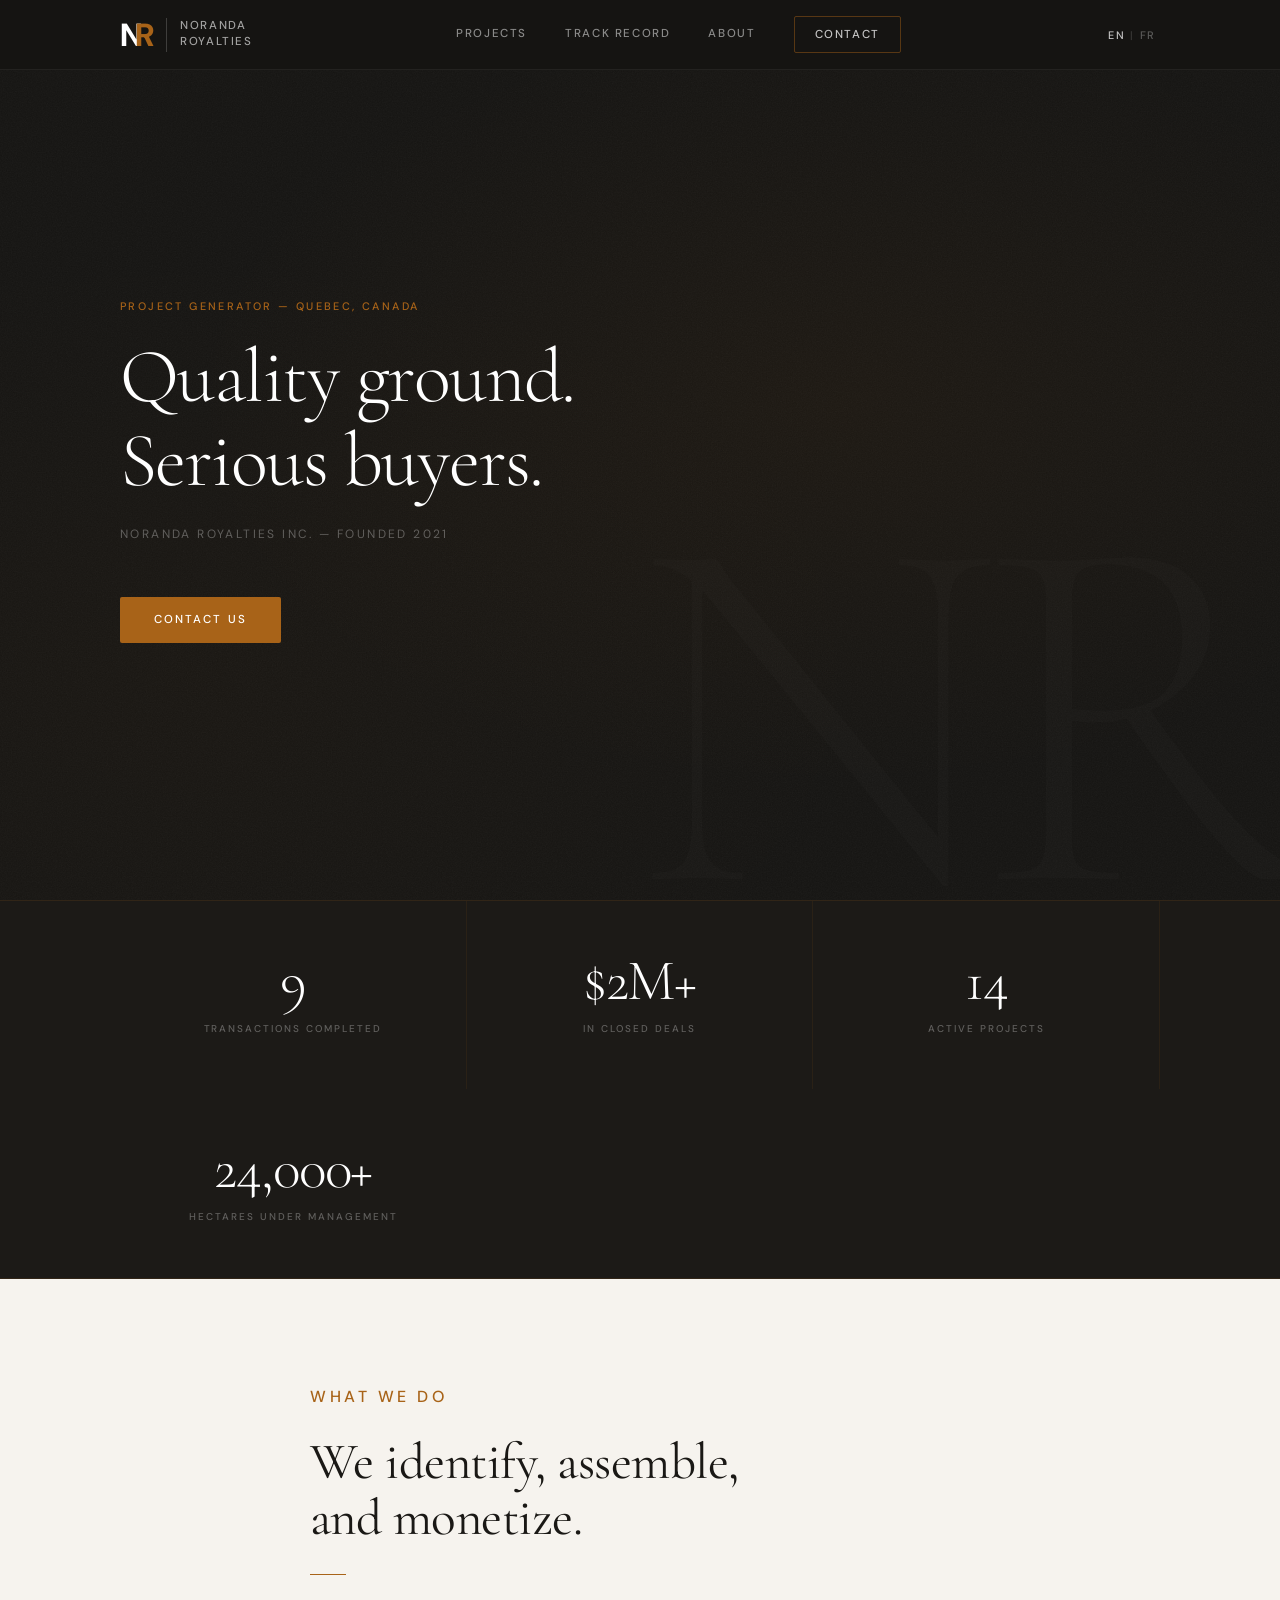
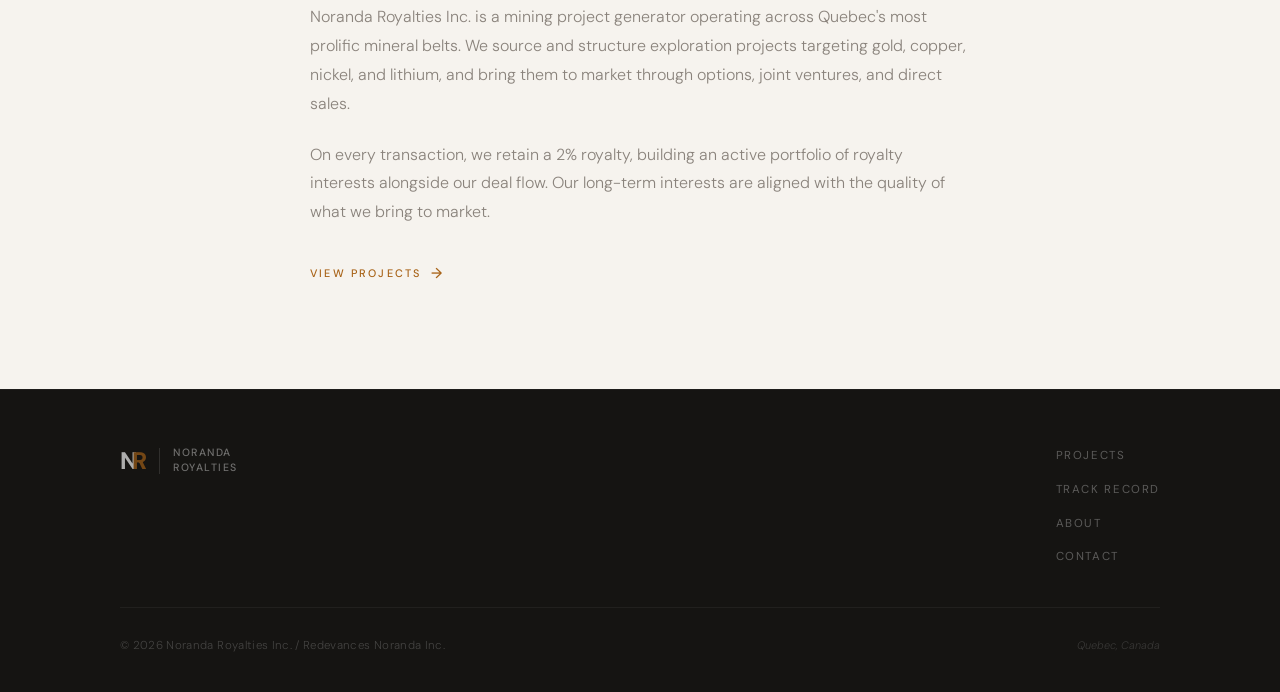
<file: index.html>
<!DOCTYPE html>
<html lang="en" data-lang="en">
<head>
  <meta charset="UTF-8">
  <meta name="viewport" content="width=device-width, initial-scale=1.0">
  <title data-title-en="Noranda Royalties — Mining Project Generator, Quebec" data-title-fr="Redevances Noranda — Générateur de Projets Miniers, Québec">
    Noranda Royalties — Mining Project Generator, Quebec
  </title>
  <meta name="description" content="Noranda Royalties Inc. — Mining project generator. Gold, copper and lithium exploration projects in Quebec, Canada.">
  <link rel="icon" type="image/svg+xml" href="assets/favicon.svg">
  <link rel="stylesheet" href="style.css">
</head>
<body>

  <!-- ── NAVBAR ── -->
  <nav class="navbar">
    <div class="container">
      <a href="index.html" class="nav-logo">
        <div class="logo-mark">
          <span class="logo-n">N</span><span class="logo-r">R</span>
        </div>
        <div class="logo-sep"></div>
        <div class="logo-wordmark">
          <span class="logo-w1">NORANDA</span>
          <span class="logo-w2">ROYALTIES</span>
        </div>
      </a>

      <div class="nav-links">
        <a href="projects.html" data-en="Projects" data-fr="Projets">Projects</a>
        <a href="track-record.html" data-en="Track Record" data-fr="Historique">Track Record</a>
        <a href="about.html" data-en="About" data-fr="À Propos">About</a>
        <a href="contact.html" class="nav-cta" data-en="Contact" data-fr="Contact">Contact</a>
      </div>

      <div class="nav-controls">
        <button class="lang-toggle" onclick="toggleLanguage()" aria-label="Toggle language">
          <span class="lang-en lang-active">EN</span>
          <span class="lang-sep">|</span>
          <span class="lang-fr">FR</span>
        </button>
        <button class="hamburger" onclick="toggleMenu()" aria-label="Menu">
          <span></span><span></span><span></span>
        </button>
      </div>
    </div>
  </nav>

  <!-- ── MOBILE MENU ── -->
  <div class="mobile-menu" id="mobileMenu">
    <a href="index.html" onclick="closeMobileMenu()" data-en="Home" data-fr="Accueil">Home</a>
    <a href="projects.html" onclick="closeMobileMenu()" data-en="Projects" data-fr="Projets">Projects</a>
    <a href="track-record.html" onclick="closeMobileMenu()" data-en="Track Record" data-fr="Historique">Track Record</a>
    <a href="about.html" onclick="closeMobileMenu()" data-en="About" data-fr="À Propos">About</a>
    <a href="contact.html" class="mobile-cta" onclick="closeMobileMenu()" data-en="Contact Us" data-fr="Contactez-Nous">Contact Us</a>
    <div class="mobile-lang">
      <button onclick="setLanguage('en'); closeMobileMenu();" class="lang-en">EN</button>
      <button onclick="setLanguage('fr'); closeMobileMenu();" class="lang-fr">FR</button>
    </div>
  </div>

  <!-- ── HERO ── -->
  <main>
    <section class="hero">
      <div class="hero-bg-mark" aria-hidden="true">NR</div>
      <div class="container">
        <div class="hero-content">
          <p class="eyebrow fade-in"
            data-en="Project Generator — Quebec, Canada"
            data-fr="Générateur de Projets — Québec, Canada">
            Project Generator — Quebec, Canada
          </p>
          <h1 class="fade-in delay-1"
            data-en="Quality ground.<br>Serious buyers."
            data-fr="Des terrains de qualité.<br>Des acheteurs sérieux.">
            Quality ground.<br>Serious buyers.
          </h1>
          <p class="hero-sub fade-in delay-2"
            data-en="Noranda Royalties Inc. — Founded 2021"
            data-fr="Redevances Noranda Inc. — Fondée en 2021">
            Noranda Royalties Inc. — Founded 2021
          </p>
          <a href="contact.html" class="btn-primary fade-in delay-3"
            data-en="Contact Us"
            data-fr="Contactez-Nous">
            Contact Us
          </a>
        </div>
      </div>
    </section>

    <!-- ── STATS BAND ── -->
    <section class="stats-band">
      <div class="container">
        <div class="stat fade-in">
          <span class="stat-number">9</span>
          <span class="stat-label" data-en="Transactions Completed" data-fr="Transactions Conclues">Transactions Completed</span>
        </div>
        <div class="stat fade-in delay-1">
          <span class="stat-number">$2M+</span>
          <span class="stat-label" data-en="In Closed Deals" data-fr="En Ententes Conclues">In Closed Deals</span>
        </div>
        <div class="stat fade-in delay-2">
          <span class="stat-number">14</span>
          <span class="stat-label" data-en="Active Projects" data-fr="Projets Actifs">Active Projects</span>
        </div>
        <div class="stat fade-in delay-3">
          <span class="stat-number">24,000+</span>
          <span class="stat-label" data-en="Hectares Under Management" data-fr="Hectares Sous Gestion">Hectares Under Management</span>
        </div>
      </div>
    </section>

    <!-- ── INTRO ── -->
    <section class="intro-section">
      <div class="container">
        <p class="eyebrow fade-in" data-en="What We Do" data-fr="Ce Que Nous Faisons">What We Do</p>
        <h2 class="fade-in delay-1"
          data-en="We identify, assemble,<br>and monetize."
          data-fr="Nous identifions, assemblons<br>et monétisons.">
          We identify, assemble,<br>and monetize.
        </h2>
        <span class="gold-rule fade-in delay-1"></span>
        <p class="fade-in delay-2"
          data-en="Noranda Royalties Inc. is a mining project generator operating across Quebec's most prolific mineral belts. We source and structure exploration projects targeting gold, copper, nickel, and lithium, and bring them to market through options, joint ventures, and direct sales."
          data-fr="Redevances Noranda Inc. est un générateur de projets miniers opérant à travers les ceintures minérales les plus prolifiques du Québec. Nous sourceons et structurons des projets d'exploration ciblant l'or, le cuivre, le nickel et le lithium, et les mettons en marché via des options, des coentreprises et des ventes directes.">
          Noranda Royalties Inc. is a mining project generator operating across Quebec's most prolific mineral belts. We source and structure exploration projects targeting gold, copper, nickel, and lithium, and bring them to market through options, joint ventures, and direct sales.
        </p>
        <p class="fade-in delay-3"
          data-en="On every transaction, we retain a 2% royalty, building an active portfolio of royalty interests alongside our deal flow. Our long-term interests are aligned with the quality of what we bring to market."
          data-fr="Sur chaque transaction, nous conservons une redevance de 2 %, constituant un portefeuille actif d'intérêts de redevance parallèlement à notre flux d'affaires. Nos intérêts à long terme sont alignés sur la qualité de ce que nous apportons au marché.">
          On every transaction, we retain a 2% royalty, building an active portfolio of royalty interests alongside our deal flow. Our long-term interests are aligned with the quality of what we bring to market.
        </p>
        <a href="projects.html" class="text-link fade-in delay-3"
          data-en="View Projects"
          data-fr="Voir les Projets">
          View Projects
        </a>
      </div>
    </section>
  </main>

  <!-- ── FOOTER ── -->
  <footer class="footer">
    <div class="container">
      <div class="footer-top">
        <a href="index.html" class="nav-logo" style="opacity:0.65;">
          <div class="logo-mark" style="font-size:1.5rem;">
            <span class="logo-n">N</span><span class="logo-r">R</span>
          </div>
          <div class="logo-sep" style="height:26px;"></div>
          <div class="logo-wordmark">
            <span class="logo-w1" style="font-size:0.66rem;">NORANDA</span>
            <span class="logo-w2" style="font-size:0.66rem;">ROYALTIES</span>
          </div>
        </a>
        <nav class="footer-nav">
          <a href="projects.html" data-en="Projects" data-fr="Projets">Projects</a>
          <a href="track-record.html" data-en="Track Record" data-fr="Historique">Track Record</a>
          <a href="about.html" data-en="About" data-fr="À Propos">About</a>
          <a href="contact.html" data-en="Contact" data-fr="Contact">Contact</a>
        </nav>
      </div>
      <div class="footer-bottom">
        <p class="footer-copy"
          data-en="© 2026 Noranda Royalties Inc. / Redevances Noranda Inc."
          data-fr="© 2026 Redevances Noranda Inc. / Noranda Royalties Inc.">
          © 2026 Noranda Royalties Inc. / Redevances Noranda Inc.
        </p>
        <p class="footer-tagline"
          data-en="Quebec, Canada"
          data-fr="Québec, Canada">
          Quebec, Canada
        </p>
      </div>
    </div>
  </footer>

  <script src="script.js"></script>
</body>
</html>
</file>
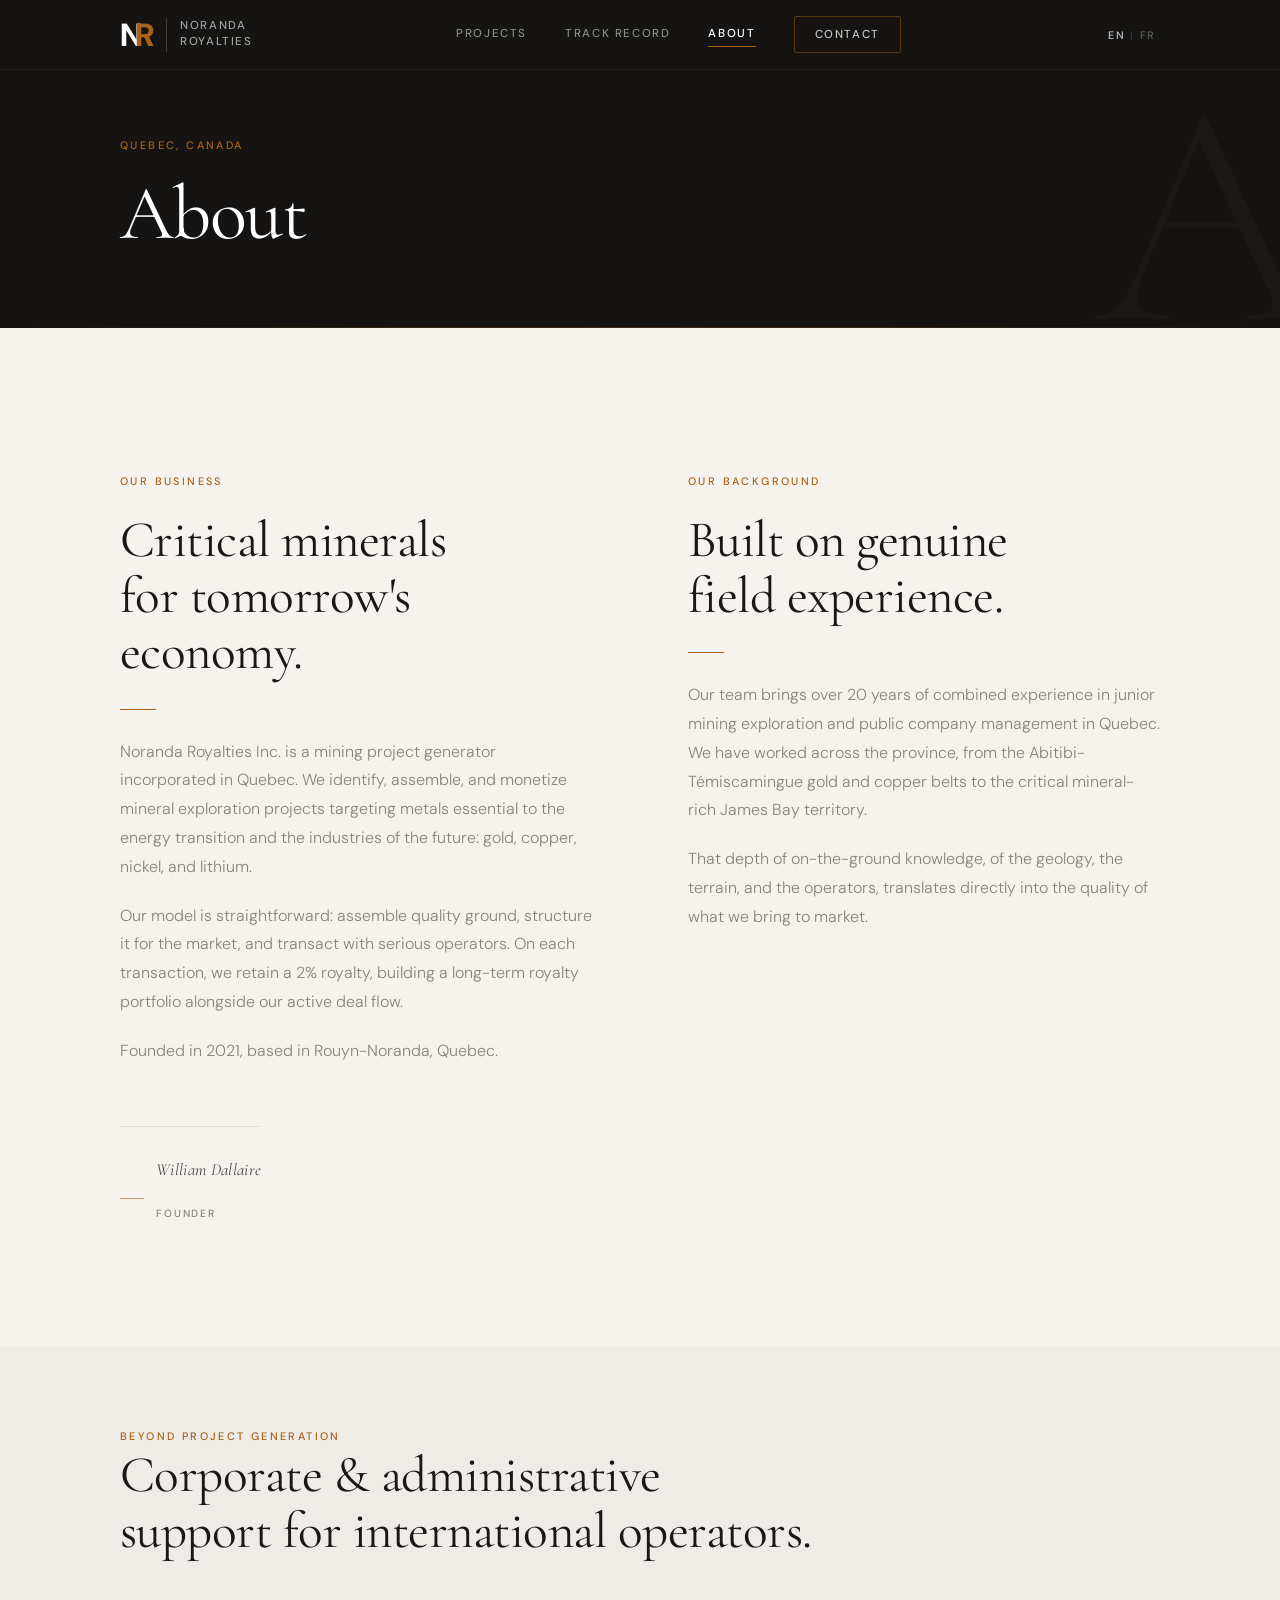
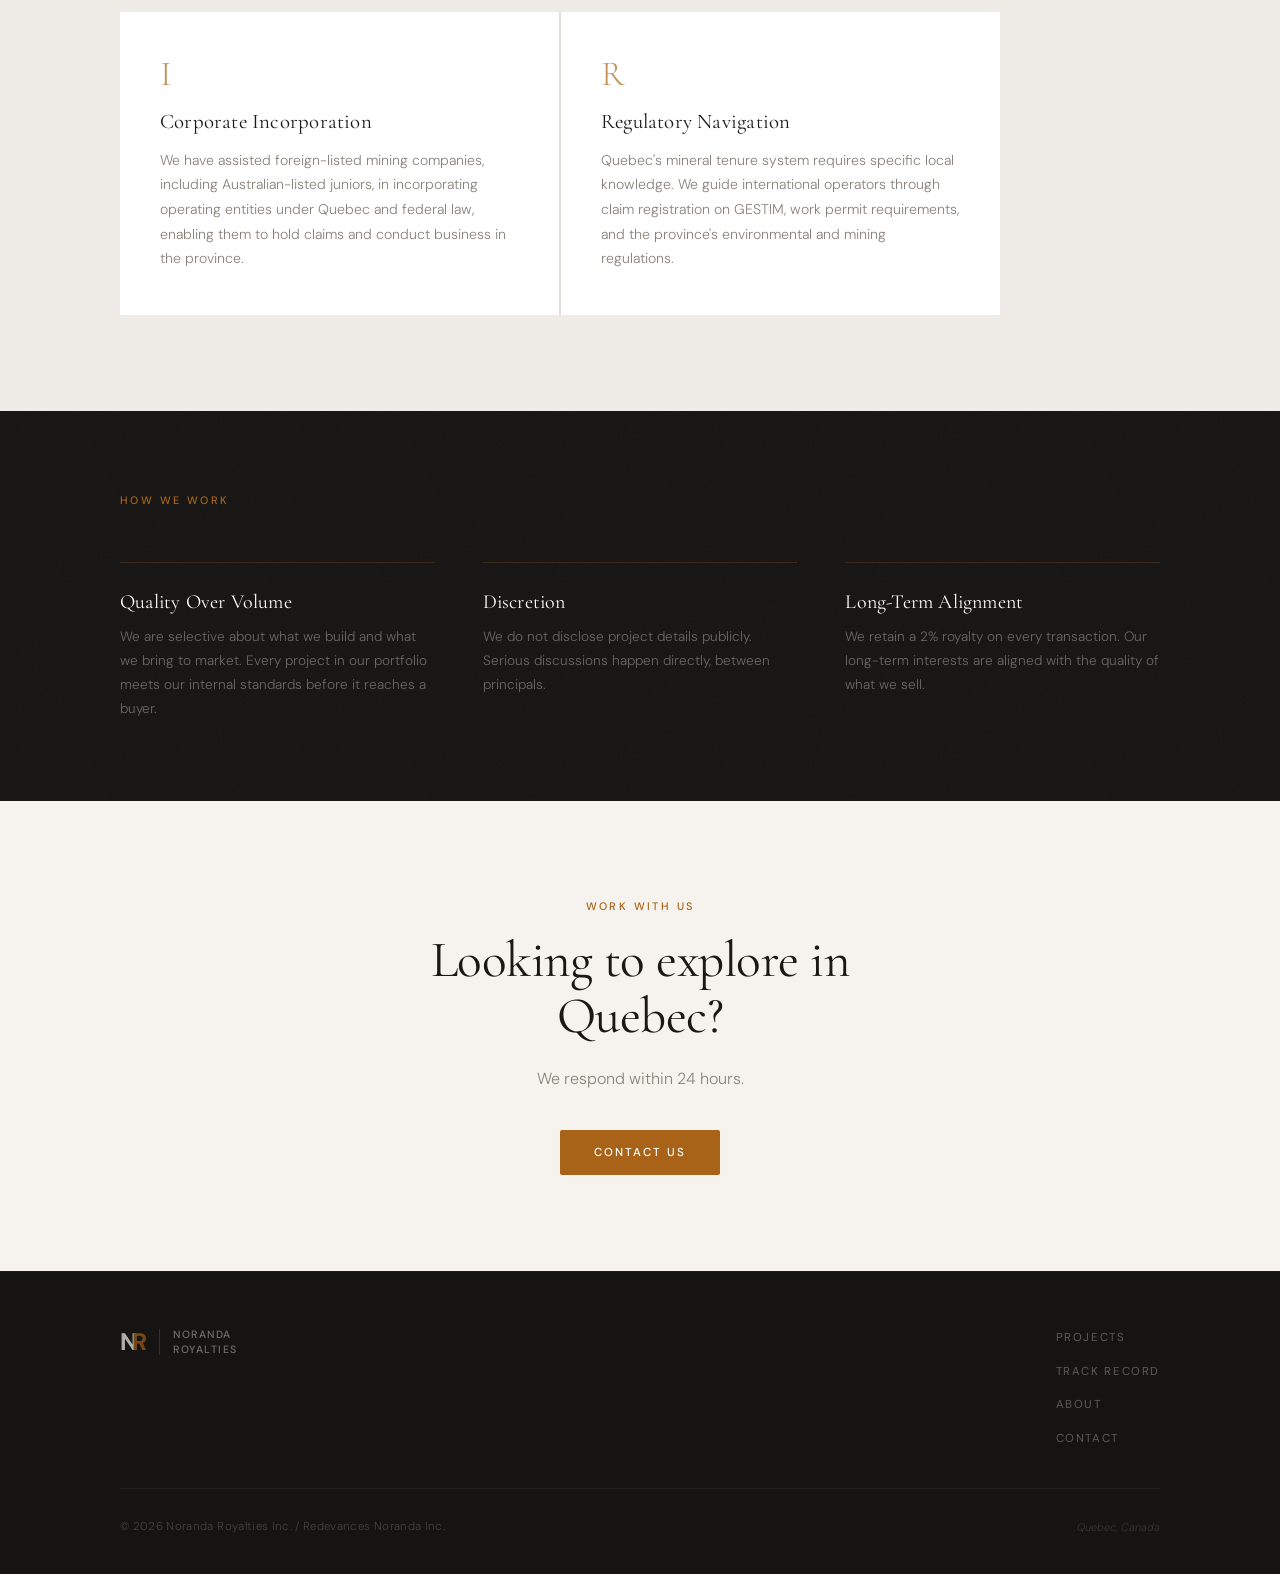
<file: about.html>
<!DOCTYPE html>
<html lang="en" data-lang="en">
<head>
  <meta charset="UTF-8">
  <meta name="viewport" content="width=device-width, initial-scale=1.0">
  <title data-title-en="About — Noranda Royalties" data-title-fr="À Propos — Redevances Noranda">
    About — Noranda Royalties
  </title>
  <meta name="description" content="Noranda Royalties Inc. — Mining project generator and corporate advisory. Quebec, Canada. Founded 2021.">
  <link rel="icon" type="image/svg+xml" href="assets/favicon.svg">
  <link rel="stylesheet" href="style.css">
</head>
<body>

  <!-- ── NAVBAR ── -->
  <nav class="navbar">
    <div class="container">
      <a href="index.html" class="nav-logo">
        <div class="logo-mark"><span class="logo-n">N</span><span class="logo-r">R</span></div>
        <div class="logo-sep"></div>
        <div class="logo-wordmark">
          <span class="logo-w1">NORANDA</span>
          <span class="logo-w2">ROYALTIES</span>
        </div>
      </a>
      <div class="nav-links">
        <a href="projects.html" data-en="Projects" data-fr="Projets">Projects</a>
        <a href="track-record.html" data-en="Track Record" data-fr="Historique">Track Record</a>
        <a href="about.html" data-en="About" data-fr="À Propos">About</a>
        <a href="contact.html" class="nav-cta" data-en="Contact" data-fr="Contact">Contact</a>
      </div>
      <div class="nav-controls">
        <button class="lang-toggle" onclick="toggleLanguage()" aria-label="Toggle language">
          <span class="lang-en lang-active">EN</span>
          <span class="lang-sep">|</span>
          <span class="lang-fr">FR</span>
        </button>
        <button class="hamburger" onclick="toggleMenu()" aria-label="Menu">
          <span></span><span></span><span></span>
        </button>
      </div>
    </div>
  </nav>

  <!-- ── MOBILE MENU ── -->
  <div class="mobile-menu" id="mobileMenu">
    <a href="index.html" onclick="closeMobileMenu()" data-en="Home" data-fr="Accueil">Home</a>
    <a href="projects.html" onclick="closeMobileMenu()" data-en="Projects" data-fr="Projets">Projects</a>
    <a href="track-record.html" onclick="closeMobileMenu()" data-en="Track Record" data-fr="Historique">Track Record</a>
    <a href="about.html" onclick="closeMobileMenu()" data-en="About" data-fr="À Propos">About</a>
    <a href="contact.html" class="mobile-cta" onclick="closeMobileMenu()" data-en="Contact Us" data-fr="Contactez-Nous">Contact Us</a>
    <div class="mobile-lang">
      <button onclick="setLanguage('en'); closeMobileMenu();" class="lang-en">EN</button>
      <button onclick="setLanguage('fr'); closeMobileMenu();" class="lang-fr">FR</button>
    </div>
  </div>

  <!-- ── PAGE HEADER ── -->
  <header class="page-header">
    <div class="page-header-num" aria-hidden="true">A</div>
    <div class="container">
      <p class="eyebrow fade-in" data-en="Quebec, Canada" data-fr="Québec, Canada">Quebec, Canada</p>
      <h1 class="fade-in delay-1" data-en="About" data-fr="À Propos">About</h1>
    </div>
  </header>

  <main>
    <!-- ── ABOUT SECTION ── -->
    <section class="about-section">
      <div class="container">
        <div class="about-grid">

          <!-- Business Model -->
          <div class="about-block">
            <p class="eyebrow fade-in" data-en="Our Business" data-fr="Notre Entreprise">Our Business</p>
            <h2 class="fade-in delay-1"
              data-en="Critical minerals<br>for tomorrow's economy."
              data-fr="Minéraux critiques<br>pour l'économie de demain.">
              Critical minerals<br>for tomorrow's economy.
            </h2>
            <span class="gold-rule fade-in delay-1"></span>
            <p class="fade-in delay-2"
              data-en="Noranda Royalties Inc. is a mining project generator incorporated in Quebec. We identify, assemble, and monetize mineral exploration projects targeting metals essential to the energy transition and the industries of the future: gold, copper, nickel, and lithium."
              data-fr="Redevances Noranda Inc. est un générateur de projets miniers incorporé au Québec. Nous identifions, assemblons et monétisons des projets d'exploration minérale ciblant des métaux essentiels à la transition énergétique et aux industries de demain : or, cuivre, nickel et lithium.">
              Noranda Royalties Inc. is a mining project generator incorporated in Quebec. We identify, assemble, and monetize mineral exploration projects targeting metals essential to the energy transition and the industries of the future: gold, copper, nickel, and lithium.
            </p>
            <p class="fade-in delay-3"
              data-en="Our model is straightforward: assemble quality ground, structure it for the market, and transact with serious operators. On each transaction, we retain a 2% royalty, building a long-term royalty portfolio alongside our active deal flow."
              data-fr="Notre modèle est simple : assembler des terrains de qualité, les structurer pour le marché et transiger avec des opérateurs sérieux. Sur chaque transaction, nous conservons une redevance de 2 %, constituant un portefeuille de redevances à long terme parallèlement à notre flux d'affaires actif.">
              Our model is straightforward: assemble quality ground, structure it for the market, and transact with serious operators. On each transaction, we retain a 2% royalty, building a long-term royalty portfolio alongside our active deal flow.
            </p>
            <p class="fade-in delay-3"
              data-en="Founded in 2021, based in Rouyn-Noranda, Quebec."
              data-fr="Fondée en 2021, basée à Rouyn-Noranda, Québec.">
              Founded in 2021, based in Rouyn-Noranda, Quebec.
            </p>

            <!-- Founder -->
            <div class="founder-tag fade-in delay-4">
              <span class="founder-tag-line"></span>
              <div>
                <p class="founder-name">William Dallaire</p>
                <p class="founder-title" data-en="Founder" data-fr="Fondateur">Founder</p>
              </div>
            </div>
          </div>

          <!-- Experience -->
          <div class="about-block">
            <p class="eyebrow fade-in" data-en="Our Background" data-fr="Notre Parcours">Our Background</p>
            <h2 class="fade-in delay-1"
              data-en="Built on genuine<br>field experience."
              data-fr="Bâti sur une véritable<br>expérience terrain.">
              Built on genuine<br>field experience.
            </h2>
            <span class="gold-rule fade-in delay-1"></span>
            <p class="fade-in delay-2"
              data-en="Our team brings over 20 years of combined experience in junior mining exploration and public company management in Quebec. We have worked across the province, from the Abitibi-Témiscamingue gold and copper belts to the critical mineral-rich James Bay territory."
              data-fr="Notre équipe apporte plus de 20 ans d'expérience combinée en exploration minière junior et en gestion de sociétés publiques au Québec. Nous avons travaillé à travers la province, des ceintures aurifères et cuprifères de l'Abitibi-Témiscamingue au territoire riche en minéraux critiques de la Baie-James.">
              Our team brings over 20 years of combined experience in junior mining exploration and public company management in Quebec. We have worked across the province, from the Abitibi-Témiscamingue gold and copper belts to the critical mineral-rich James Bay territory.
            </p>
            <p class="fade-in delay-3"
              data-en="That depth of on-the-ground knowledge, of the geology, the terrain, and the operators, translates directly into the quality of what we bring to market."
              data-fr="Cette profondeur de connaissance terrain, de la géologie, du territoire et des opérateurs, se traduit directement dans la qualité de ce que nous apportons au marché.">
              That depth of on-the-ground knowledge, of the geology, the terrain, and the operators, translates directly into the quality of what we bring to market.
            </p>
          </div>

        </div>
      </div>
    </section>

    <!-- ── SERVICES ── -->
    <section class="services-section">
      <div class="container">
        <p class="eyebrow fade-in" data-en="Beyond Project Generation" data-fr="Au-delà de la Génération de Projets">Beyond Project Generation</p>
        <h2 class="fade-in delay-1"
          data-en="Corporate &amp; administrative<br>support for international operators."
          data-fr="Soutien corporatif &amp; administratif<br>pour les opérateurs internationaux.">
          Corporate &amp; administrative<br>support for international operators.
        </h2>

        <div class="services-grid">
          <div class="service-card fade-in delay-1">
            <div class="service-icon">I</div>
            <h4 data-en="Corporate Incorporation" data-fr="Incorporation Corporative">Corporate Incorporation</h4>
            <p data-en="We have assisted foreign-listed mining companies, including Australian-listed juniors, in incorporating operating entities under Quebec and federal law, enabling them to hold claims and conduct business in the province."
               data-fr="Nous avons accompagné des sociétés minières cotées à l'étranger, notamment des juniors cotées en Australie, dans l'incorporation d'entités opérationnelles sous les lois québécoises et fédérales, leur permettant de détenir des claims et d'exercer leurs activités dans la province.">
              We have assisted foreign-listed mining companies, including Australian-listed juniors, in incorporating operating entities under Quebec and federal law, enabling them to hold claims and conduct business in the province.
            </p>
          </div>
          <div class="service-card fade-in delay-2">
            <div class="service-icon">R</div>
            <h4 data-en="Regulatory Navigation" data-fr="Navigation Réglementaire">Regulatory Navigation</h4>
            <p data-en="Quebec's mineral tenure system requires specific local knowledge. We guide international operators through claim registration on GESTIM, work permit requirements, and the province's environmental and mining regulations."
               data-fr="Le système foncier minier du Québec requiert une connaissance locale spécifique. Nous guidons les opérateurs internationaux dans l'enregistrement de claims sur GESTIM, les exigences en matière de permis de travail, ainsi que les réglementations minières et environnementales de la province.">
              Quebec's mineral tenure system requires specific local knowledge. We guide international operators through claim registration on GESTIM, work permit requirements, and the province's environmental and mining regulations.
            </p>
          </div>
        </div>
      </div>
    </section>

    <!-- ── VALUES ── -->
    <section class="about-values">
      <div class="container">
        <p class="eyebrow fade-in" style="color: var(--gold);" data-en="How We Work" data-fr="Comment Nous Travaillons">How We Work</p>
        <div class="values-grid">
          <div class="value-item fade-in delay-1">
            <h4 data-en="Quality Over Volume" data-fr="Qualité Avant Tout">Quality Over Volume</h4>
            <p data-en="We are selective about what we build and what we bring to market. Every project in our portfolio meets our internal standards before it reaches a buyer."
               data-fr="Nous sommes sélectifs dans ce que nous développons et ce que nous mettons en marché. Chaque projet dans notre portefeuille respecte nos standards internes avant d'être présenté à un acheteur.">
              We are selective about what we build and what we bring to market. Every project in our portfolio meets our internal standards before it reaches a buyer.
            </p>
          </div>
          <div class="value-item fade-in delay-2">
            <h4 data-en="Discretion" data-fr="Discrétion">Discretion</h4>
            <p data-en="We do not disclose project details publicly. Serious discussions happen directly, between principals."
               data-fr="Nous ne divulguons pas les détails des projets publiquement. Les discussions sérieuses se déroulent directement, entre décideurs.">
              We do not disclose project details publicly. Serious discussions happen directly, between principals.
            </p>
          </div>
          <div class="value-item fade-in delay-3">
            <h4 data-en="Long-Term Alignment" data-fr="Alignement à Long Terme">Long-Term Alignment</h4>
            <p data-en="We retain a 2% royalty on every transaction. Our long-term interests are aligned with the quality of what we sell."
               data-fr="Nous conservons une redevance de 2 % sur chaque transaction. Nos intérêts à long terme sont alignés sur la qualité de ce que nous vendons.">
              We retain a 2% royalty on every transaction. Our long-term interests are aligned with the quality of what we sell.
            </p>
          </div>
        </div>
      </div>
    </section>

    <!-- ── CTA ── -->
    <section style="background: var(--bg-light); padding: 96px 0;">
      <div class="container" style="text-align: center; max-width: 520px;">
        <p class="eyebrow fade-in" data-en="Work With Us" data-fr="Travaillez Avec Nous">Work With Us</p>
        <h2 class="fade-in delay-1" style="margin: 16px 0 20px;"
          data-en="Looking to explore in Quebec?"
          data-fr="Vous souhaitez explorer au Québec?">
          Looking to explore in Quebec?
        </h2>
        <p class="fade-in delay-2" style="margin-bottom: 36px;"
          data-en="We respond within 24 hours."
          data-fr="Nous répondons dans les 24 heures.">
          We respond within 24 hours.
        </p>
        <a href="contact.html" class="btn-primary fade-in delay-3"
          data-en="Contact Us" data-fr="Contactez-Nous">
          Contact Us
        </a>
      </div>
    </section>
  </main>

  <!-- ── FOOTER ── -->
  <footer class="footer">
    <div class="container">
      <div class="footer-top">
        <a href="index.html" class="nav-logo" style="opacity:0.65;">
          <div class="logo-mark" style="font-size:1.5rem;"><span class="logo-n">N</span><span class="logo-r">R</span></div>
          <div class="logo-sep" style="height:26px;"></div>
          <div class="logo-wordmark">
            <span class="logo-w1" style="font-size:0.66rem;">NORANDA</span>
            <span class="logo-w2" style="font-size:0.66rem;">ROYALTIES</span>
          </div>
        </a>
        <nav class="footer-nav">
          <a href="projects.html" data-en="Projects" data-fr="Projets">Projects</a>
          <a href="track-record.html" data-en="Track Record" data-fr="Historique">Track Record</a>
          <a href="about.html" data-en="About" data-fr="À Propos">About</a>
          <a href="contact.html" data-en="Contact" data-fr="Contact">Contact</a>
        </nav>
      </div>
      <div class="footer-bottom">
        <p class="footer-copy" data-en="© 2026 Noranda Royalties Inc. / Redevances Noranda Inc." data-fr="© 2026 Redevances Noranda Inc. / Noranda Royalties Inc.">
          © 2026 Noranda Royalties Inc. / Redevances Noranda Inc.
        </p>
        <p class="footer-tagline" data-en="Quebec, Canada" data-fr="Québec, Canada">Quebec, Canada</p>
      </div>
    </div>
  </footer>

  <script src="script.js"></script>
</body>
</html>
</file>
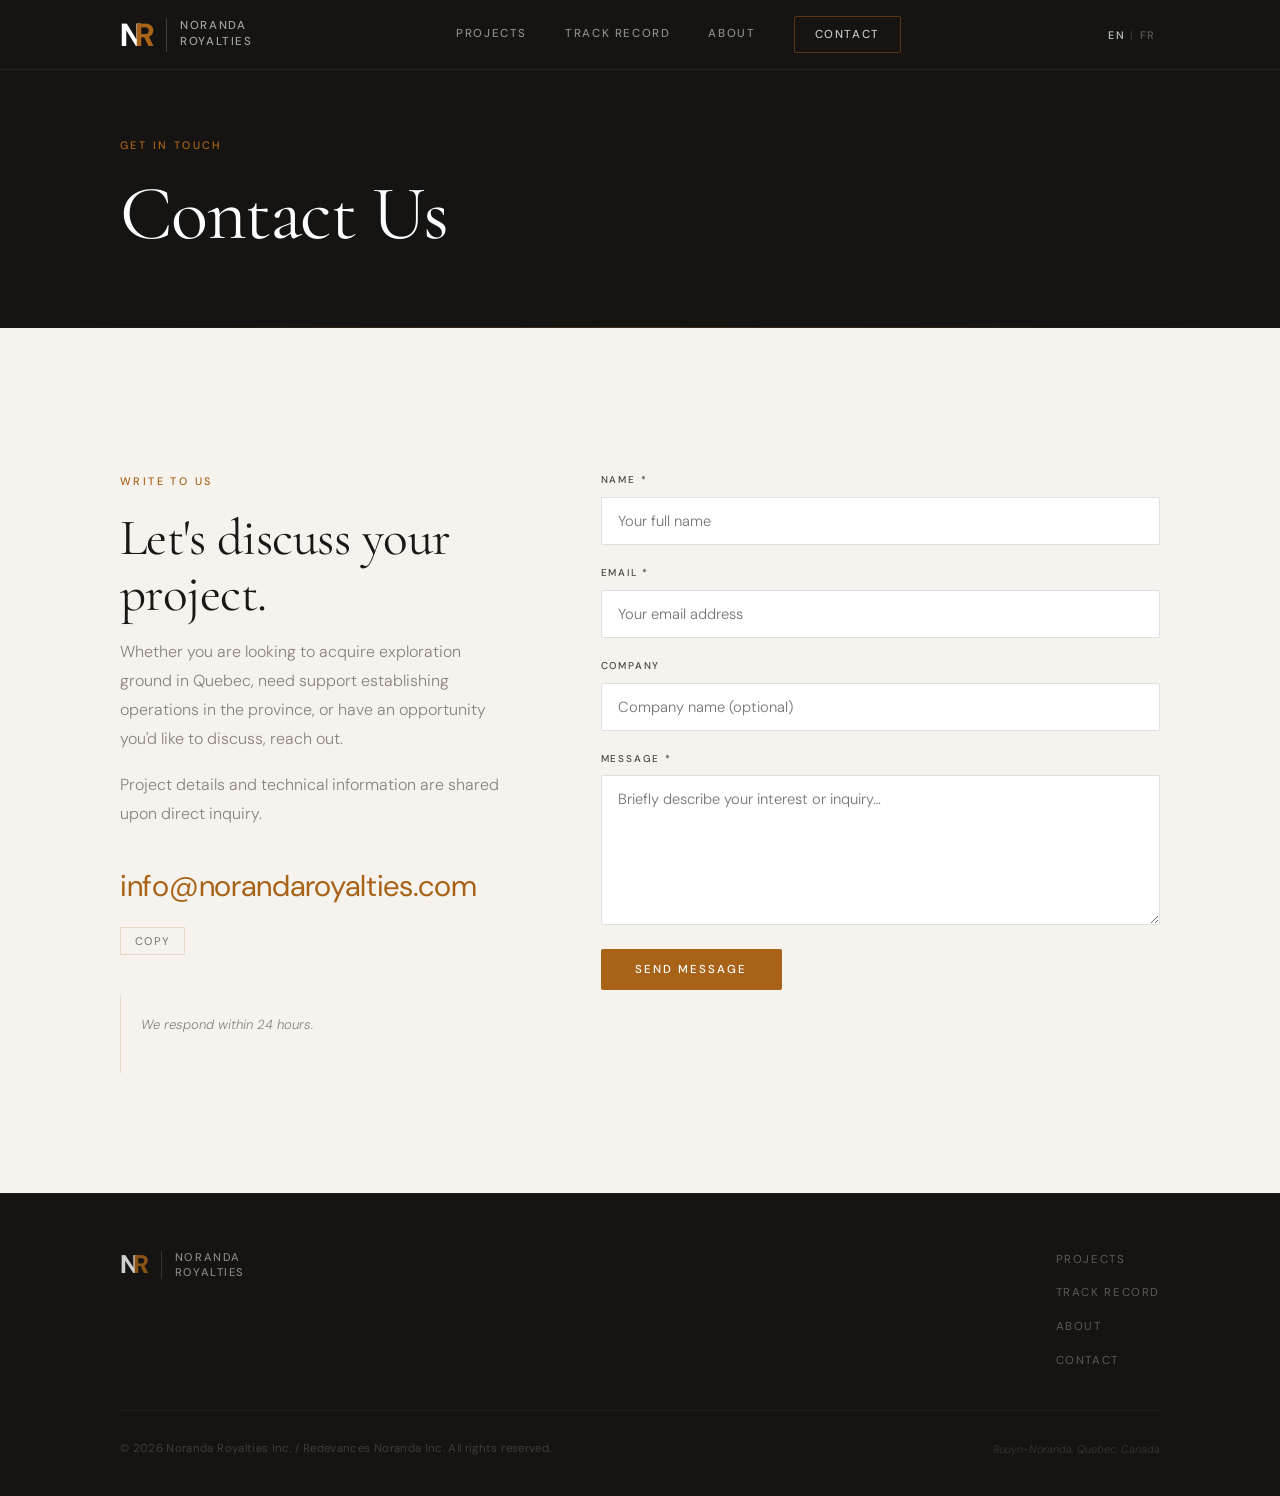
<file: contact.html>
<!DOCTYPE html>
<html lang="en" data-lang="en">
<head>
  <meta charset="UTF-8">
  <meta name="viewport" content="width=device-width, initial-scale=1.0">
  <title data-title-en="Contact — Noranda Royalties" data-title-fr="Contact — Redevances Noranda">
    Contact — Noranda Royalties
  </title>
  <meta name="description" content="Contact Noranda Royalties Inc. We respond within 24 hours. info@norandaroyalties.com">
  <link rel="icon" type="image/svg+xml" href="assets/favicon.svg">
  <link rel="stylesheet" href="style.css">
</head>
<body>

  <!-- ── NAVBAR ── -->
  <nav class="navbar">
    <div class="container">
      <a href="index.html" class="nav-logo">
        <div class="logo-mark">
          <span class="logo-n">N</span><span class="logo-r">R</span>
        </div>
        <div class="logo-sep"></div>
        <div class="logo-wordmark">
          <span class="logo-w1">NORANDA</span>
          <span class="logo-w2">ROYALTIES</span>
        </div>
      </a>

      <div class="nav-links">
        <a href="projects.html" data-en="Projects" data-fr="Projets">Projects</a>
        <a href="track-record.html" data-en="Track Record" data-fr="Historique">Track Record</a>
        <a href="about.html" data-en="About" data-fr="À Propos">About</a>
        <a href="contact.html" class="nav-cta" data-en="Contact" data-fr="Contact">Contact</a>
      </div>

      <div class="nav-controls">
        <button class="lang-toggle" onclick="toggleLanguage()" aria-label="Toggle language">
          <span class="lang-en lang-active">EN</span>
          <span class="lang-sep">|</span>
          <span class="lang-fr">FR</span>
        </button>
        <button class="hamburger" onclick="toggleMenu()" aria-label="Menu">
          <span></span><span></span><span></span>
        </button>
      </div>
    </div>
  </nav>

  <!-- ── MOBILE MENU ── -->
  <div class="mobile-menu" id="mobileMenu">
    <a href="index.html" onclick="closeMobileMenu()" data-en="Home" data-fr="Accueil">Home</a>
    <a href="projects.html" onclick="closeMobileMenu()" data-en="Projects" data-fr="Projets">Projects</a>
    <a href="track-record.html" onclick="closeMobileMenu()" data-en="Track Record" data-fr="Historique">Track Record</a>
    <a href="about.html" onclick="closeMobileMenu()" data-en="About" data-fr="À Propos">About</a>
    <a href="contact.html" class="mobile-cta" onclick="closeMobileMenu()" data-en="Contact Us" data-fr="Contactez-Nous">Contact Us</a>
    <div class="mobile-lang">
      <button onclick="setLanguage('en'); closeMobileMenu();" class="lang-en">EN</button>
      <button onclick="setLanguage('fr'); closeMobileMenu();" class="lang-fr">FR</button>
    </div>
  </div>

  <!-- ── PAGE HEADER ── -->
  <header class="page-header">
    <div class="container">
      <p class="eyebrow fade-in" data-en="Get in Touch" data-fr="Prenez Contact">Get in Touch</p>
      <h1 class="fade-in delay-1" data-en="Contact Us" data-fr="Contactez-Nous">Contact Us</h1>
    </div>
  </header>

  <main>
    <section class="contact-section">
      <div class="container">
        <div class="contact-grid">

          <!-- Left: Info -->
          <div class="contact-info">
            <p class="eyebrow fade-in" data-en="Write to Us" data-fr="Écrivez-Nous">Write to Us</p>
            <h2 class="fade-in delay-1"
              data-en="Let's discuss your project."
              data-fr="Discutons de votre projet.">
              Let's discuss your project.
            </h2>
            <div class="gold-line fade-in delay-1"></div>
            <p class="fade-in delay-2"
              data-en="Whether you are looking to acquire exploration ground in Quebec, need support establishing operations in the province, or have an opportunity you'd like to discuss, reach out."
              data-fr="Que vous cherchiez à acquérir des terrains d'exploration au Québec, à établir des activités dans la province ou à discuter d'une opportunité, contactez-nous.">
              Whether you are looking to acquire exploration ground in Quebec, need support establishing operations in the province, or have an opportunity you'd like to discuss, reach out.
            </p>
            <p class="fade-in delay-3"
              data-en="Project details and technical information are shared upon direct inquiry."
              data-fr="Les détails des projets et les informations techniques sont disponibles sur demande directe.">
              Project details and technical information are shared upon direct inquiry.
            </p>

            <div class="contact-email-wrap fade-in delay-3">
              <a href="mailto:info@norandaroyalties.com" class="contact-email">
                <span class="contact-email-text">info@norandaroyalties.com</span>
                <svg class="contact-email-arrow" viewBox="0 0 24 24" fill="none" stroke="currentColor" stroke-width="1.5" aria-hidden="true">
                  <path d="M7 17L17 7M17 7H7M17 7v10"/>
                </svg>
              </a>
              <button class="contact-copy-btn" onclick="copyEmail()" aria-label="Copy email address">
                <span class="copy-label" data-en="Copy" data-fr="Copier">Copy</span>
              </button>
            </div>

            <div class="contact-response fade-in" style="margin-top: 40px;">
              <p data-en="We respond within 24 hours." data-fr="Nous répondons dans les 24 heures.">
                We respond within 24 hours.
              </p>
            </div>
          </div>

          <!-- Right: Form -->
          <div class="fade-in delay-2">
            <form class="contact-form" onsubmit="handleContact(event)">

              <div class="form-group">
                <label data-en="Name *" data-fr="Nom *">Name *</label>
                <input
                  type="text"
                  name="name"
                  required
                  data-en-ph="Your full name"
                  data-fr-ph="Votre nom complet"
                  placeholder="Your full name"
                >
              </div>

              <div class="form-group">
                <label data-en="Email *" data-fr="Courriel *">Email *</label>
                <input
                  type="email"
                  name="email"
                  required
                  data-en-ph="Your email address"
                  data-fr-ph="Votre adresse courriel"
                  placeholder="Your email address"
                >
              </div>

              <div class="form-group">
                <label data-en="Company" data-fr="Compagnie">Company</label>
                <input
                  type="text"
                  name="company"
                  data-en-ph="Company name (optional)"
                  data-fr-ph="Nom de la compagnie (optionnel)"
                  placeholder="Company name (optional)"
                >
              </div>

              <div class="form-group">
                <label data-en="Message *" data-fr="Message *">Message *</label>
                <textarea
                  name="message"
                  rows="6"
                  required
                  data-en-ph="Briefly describe your interest or inquiry…"
                  data-fr-ph="Décrivez brièvement votre intérêt ou votre demande…"
                  placeholder="Briefly describe your interest or inquiry…"
                ></textarea>
              </div>

              <button type="submit" class="btn-primary">
                <span data-en="Send Message" data-fr="Envoyer">Send Message</span>
              </button>

            </form>
          </div>

        </div><!-- /contact-grid -->
      </div>
    </section>
  </main>

  <!-- ── FOOTER ── -->
  <footer class="footer">
    <div class="container">
      <div class="footer-top">
        <a href="index.html" class="nav-logo" style="opacity:0.8;">
          <div class="logo-mark" style="font-size:1.6rem;">
            <span class="logo-n">N</span><span class="logo-r">R</span>
          </div>
          <div class="logo-sep" style="height:28px;"></div>
          <div class="logo-wordmark">
            <span class="logo-w1" style="font-size:0.7rem;">NORANDA</span>
            <span class="logo-w2" style="font-size:0.7rem;">ROYALTIES</span>
          </div>
        </a>
        <nav class="footer-nav">
          <a href="projects.html" data-en="Projects" data-fr="Projets">Projects</a>
          <a href="track-record.html" data-en="Track Record" data-fr="Historique">Track Record</a>
          <a href="about.html" data-en="About" data-fr="À Propos">About</a>
          <a href="contact.html" data-en="Contact" data-fr="Contact">Contact</a>
        </nav>
      </div>
      <div class="footer-bottom">
        <p class="footer-copy"
          data-en="© 2026 Noranda Royalties Inc. / Redevances Noranda Inc. All rights reserved."
          data-fr="© 2026 Redevances Noranda Inc. / Noranda Royalties Inc. Tous droits réservés.">
          © 2026 Noranda Royalties Inc. / Redevances Noranda Inc. All rights reserved.
        </p>
        <p class="footer-tagline"
          data-en="Rouyn-Noranda, Quebec, Canada"
          data-fr="Rouyn-Noranda, Québec, Canada">
          Rouyn-Noranda, Quebec, Canada
        </p>
      </div>
    </div>
  </footer>

  <script src="script.js"></script>
</body>
</html>
</file>
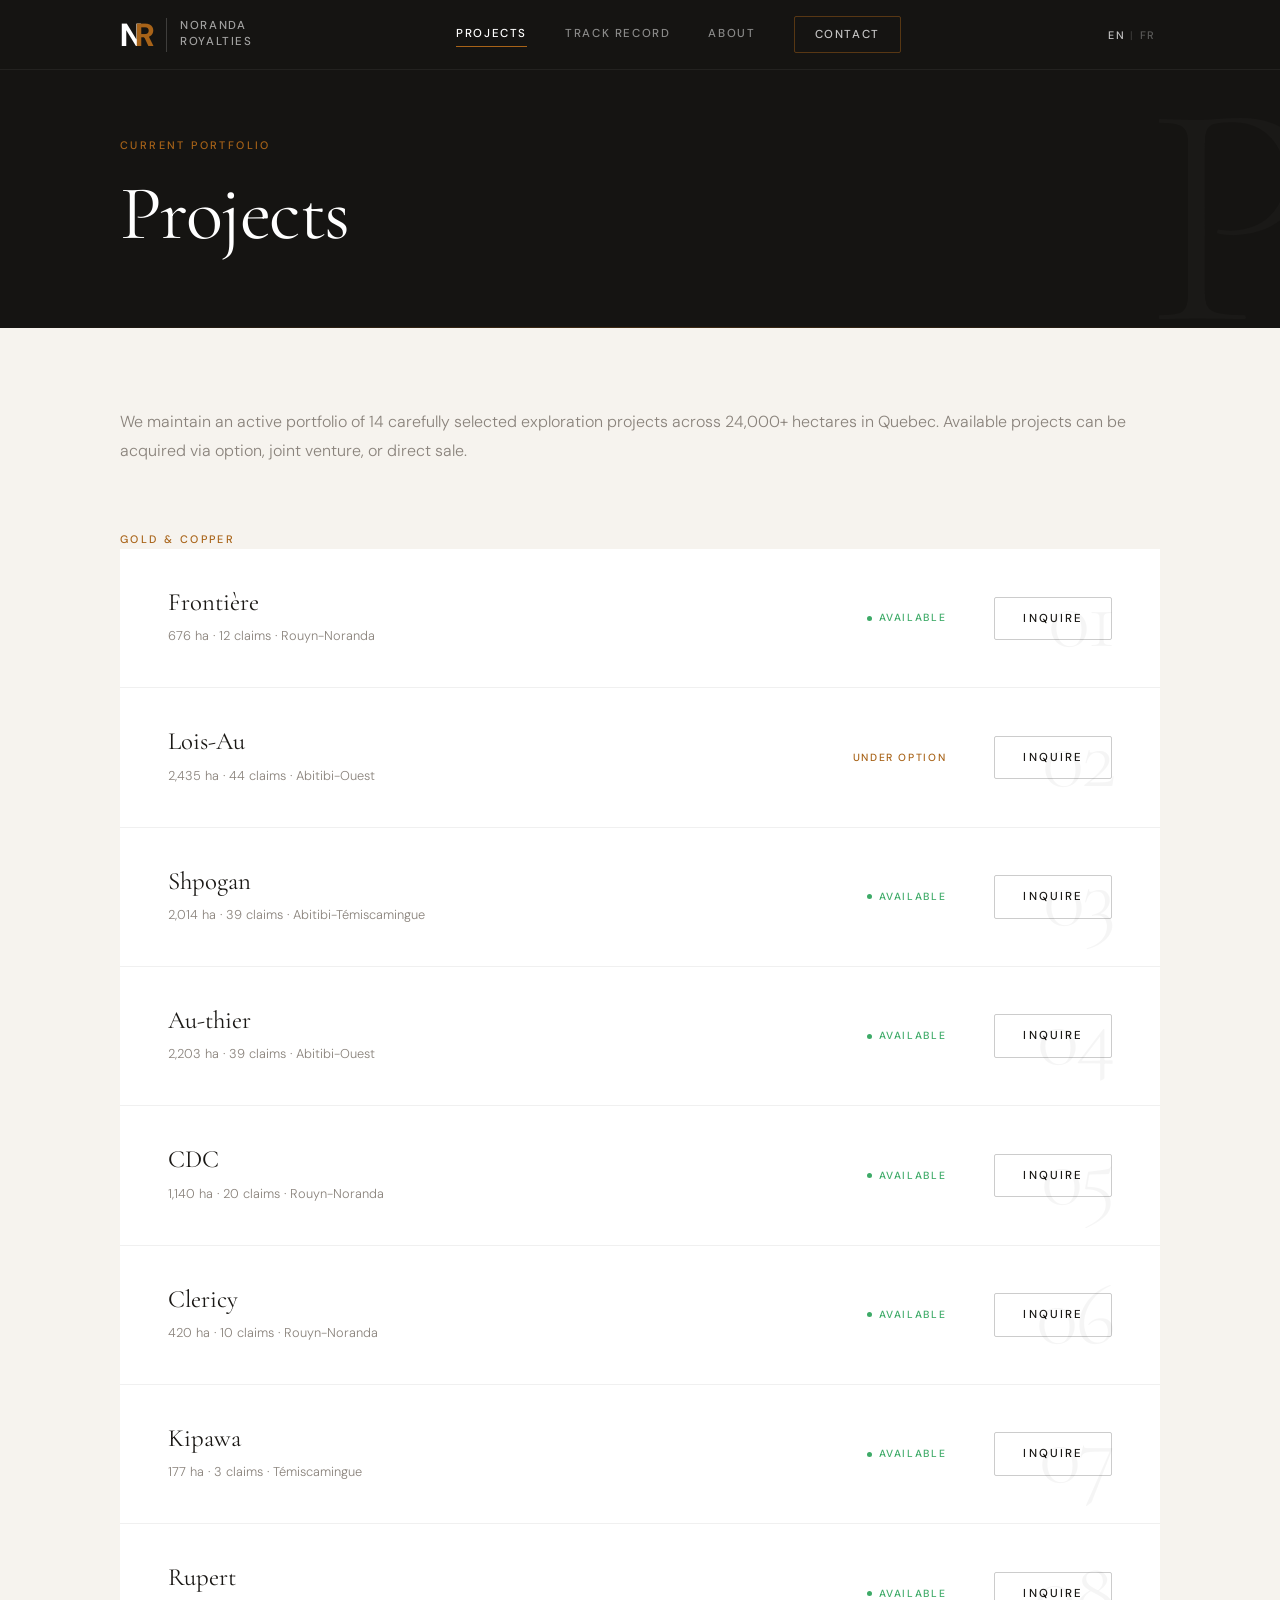
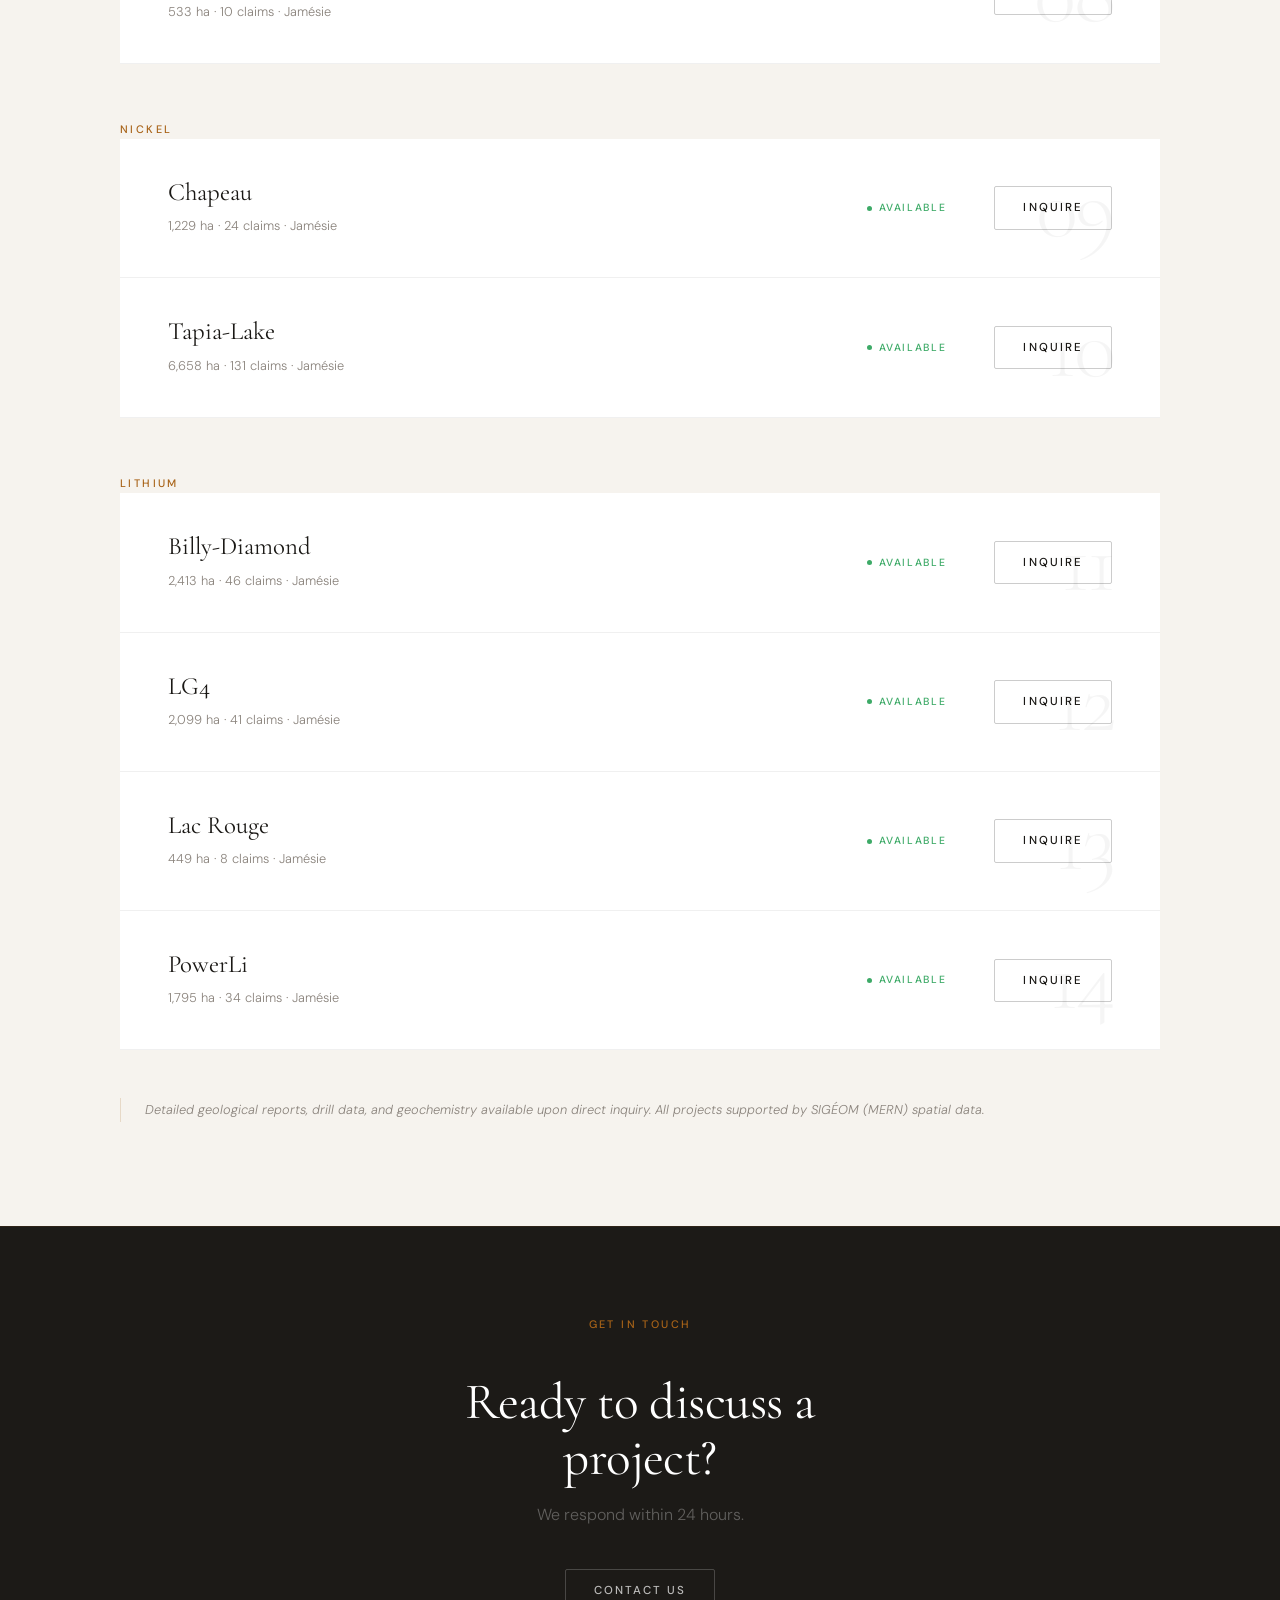
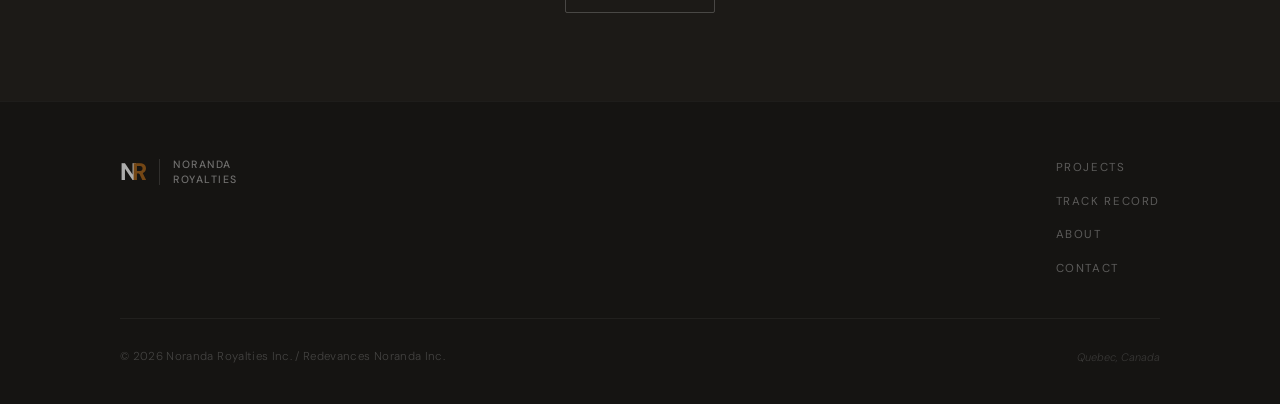
<file: projects.html>
<!DOCTYPE html>
<html lang="en" data-lang="en">
<head>
  <meta charset="UTF-8">
  <meta name="viewport" content="width=device-width, initial-scale=1.0">
  <title data-title-en="Projects — Noranda Royalties" data-title-fr="Projets — Redevances Noranda">
    Projects — Noranda Royalties
  </title>
  <meta name="description" content="Mineral exploration projects available in Quebec. Gold, copper, silver and lithium. Noranda Royalties Inc.">
  <link rel="icon" type="image/svg+xml" href="assets/favicon.svg">
  <link rel="stylesheet" href="style.css">
</head>
<body>

  <!-- ── NAVBAR ── -->
  <nav class="navbar">
    <div class="container">
      <a href="index.html" class="nav-logo">
        <div class="logo-mark"><span class="logo-n">N</span><span class="logo-r">R</span></div>
        <div class="logo-sep"></div>
        <div class="logo-wordmark">
          <span class="logo-w1">NORANDA</span>
          <span class="logo-w2">ROYALTIES</span>
        </div>
      </a>
      <div class="nav-links">
        <a href="projects.html" data-en="Projects" data-fr="Projets">Projects</a>
        <a href="track-record.html" data-en="Track Record" data-fr="Historique">Track Record</a>
        <a href="about.html" data-en="About" data-fr="À Propos">About</a>
        <a href="contact.html" class="nav-cta" data-en="Contact" data-fr="Contact">Contact</a>
      </div>
      <div class="nav-controls">
        <button class="lang-toggle" onclick="toggleLanguage()" aria-label="Toggle language">
          <span class="lang-en lang-active">EN</span>
          <span class="lang-sep">|</span>
          <span class="lang-fr">FR</span>
        </button>
        <button class="hamburger" onclick="toggleMenu()" aria-label="Menu">
          <span></span><span></span><span></span>
        </button>
      </div>
    </div>
  </nav>

  <!-- ── MOBILE MENU ── -->
  <div class="mobile-menu" id="mobileMenu">
    <a href="index.html" onclick="closeMobileMenu()" data-en="Home" data-fr="Accueil">Home</a>
    <a href="projects.html" onclick="closeMobileMenu()" data-en="Projects" data-fr="Projets">Projects</a>
    <a href="track-record.html" onclick="closeMobileMenu()" data-en="Track Record" data-fr="Historique">Track Record</a>
    <a href="about.html" onclick="closeMobileMenu()" data-en="About" data-fr="À Propos">About</a>
    <a href="contact.html" class="mobile-cta" onclick="closeMobileMenu()" data-en="Contact Us" data-fr="Contactez-Nous">Contact Us</a>
    <div class="mobile-lang">
      <button onclick="setLanguage('en'); closeMobileMenu();" class="lang-en">EN</button>
      <button onclick="setLanguage('fr'); closeMobileMenu();" class="lang-fr">FR</button>
    </div>
  </div>

  <!-- ── PAGE HEADER ── -->
  <header class="page-header">
    <div class="page-header-num" aria-hidden="true">P</div>
    <div class="container">
      <p class="eyebrow fade-in" data-en="Current Portfolio" data-fr="Portefeuille Actuel">Current Portfolio</p>
      <h1 class="fade-in delay-1" data-en="Projects" data-fr="Projets">Projects</h1>
    </div>
  </header>

  <main>
    <section class="projects-section">
      <div class="container">

        <p class="fade-in"
          data-en="We maintain an active portfolio of 14 carefully selected exploration projects across 24,000+ hectares in Quebec. Available projects can be acquired via option, joint venture, or direct sale."
          data-fr="Nous maintenons un portefeuille actif de 14 projets d'exploration soigneusement sélectionnés sur plus de 24 000 hectares au Québec. Les projets disponibles peuvent être acquis via option, coentreprise ou vente directe.">
          We maintain an active portfolio of 14 carefully selected exploration projects across 24,000+ hectares in Quebec. Available projects can be acquired via option, joint venture, or direct sale.
        </p>

        <!-- ── GOLD & COPPER ── -->
        <div class="project-list">

          <p class="eyebrow fade-in" style="margin-top: 56px;"
            data-en="Gold &amp; Copper" data-fr="Or &amp; Cuivre">Gold &amp; Copper</p>

          <div class="project-row fade-in">
            <div class="project-num" aria-hidden="true">01</div>
            <div class="project-info">
              <h3>Frontière</h3>
              <p class="project-meta" data-en="676 ha · 12 claims · Rouyn-Noranda" data-fr="676 ha · 12 claims · Rouyn-Noranda">676 ha · 12 claims · Rouyn-Noranda</p>
            </div>
            <div class="project-status active-status">
              <span class="status-dot"></span>
              <span data-en="Available" data-fr="Disponible">Available</span>
            </div>
            <div class="project-action">
              <a href="contact.html" class="btn-outline" data-en="Inquire" data-fr="Renseignez-Vous">Inquire</a>
            </div>
          </div>

          <div class="project-row fade-in">
            <div class="project-num" aria-hidden="true">02</div>
            <div class="project-info">
              <h3>Lois-Au</h3>
              <p class="project-meta" data-en="2,435 ha · 44 claims · Abitibi-Ouest" data-fr="2 435 ha · 44 claims · Abitibi-Ouest">2,435 ha · 44 claims · Abitibi-Ouest</p>
            </div>
            <div class="project-status" style="color: var(--gold);">
              <span data-en="Under Option" data-fr="Sous Option">Under Option</span>
            </div>
            <div class="project-action">
              <a href="contact.html" class="btn-outline" data-en="Inquire" data-fr="Renseignez-Vous">Inquire</a>
            </div>
          </div>

          <div class="project-row fade-in">
            <div class="project-num" aria-hidden="true">03</div>
            <div class="project-info">
              <h3>Shpogan</h3>
              <p class="project-meta" data-en="2,014 ha · 39 claims · Abitibi-Témiscamingue" data-fr="2 014 ha · 39 claims · Abitibi-Témiscamingue">2,014 ha · 39 claims · Abitibi-Témiscamingue</p>
            </div>
            <div class="project-status active-status">
              <span class="status-dot"></span>
              <span data-en="Available" data-fr="Disponible">Available</span>
            </div>
            <div class="project-action">
              <a href="contact.html" class="btn-outline" data-en="Inquire" data-fr="Renseignez-Vous">Inquire</a>
            </div>
          </div>

          <div class="project-row fade-in">
            <div class="project-num" aria-hidden="true">04</div>
            <div class="project-info">
              <h3>Au-thier</h3>
              <p class="project-meta" data-en="2,203 ha · 39 claims · Abitibi-Ouest" data-fr="2 203 ha · 39 claims · Abitibi-Ouest">2,203 ha · 39 claims · Abitibi-Ouest</p>
            </div>
            <div class="project-status active-status">
              <span class="status-dot"></span>
              <span data-en="Available" data-fr="Disponible">Available</span>
            </div>
            <div class="project-action">
              <a href="contact.html" class="btn-outline" data-en="Inquire" data-fr="Renseignez-Vous">Inquire</a>
            </div>
          </div>

          <div class="project-row fade-in">
            <div class="project-num" aria-hidden="true">05</div>
            <div class="project-info">
              <h3>CDC</h3>
              <p class="project-meta" data-en="1,140 ha · 20 claims · Rouyn-Noranda" data-fr="1 140 ha · 20 claims · Rouyn-Noranda">1,140 ha · 20 claims · Rouyn-Noranda</p>
            </div>
            <div class="project-status active-status">
              <span class="status-dot"></span>
              <span data-en="Available" data-fr="Disponible">Available</span>
            </div>
            <div class="project-action">
              <a href="contact.html" class="btn-outline" data-en="Inquire" data-fr="Renseignez-Vous">Inquire</a>
            </div>
          </div>

          <div class="project-row fade-in">
            <div class="project-num" aria-hidden="true">06</div>
            <div class="project-info">
              <h3>Clericy</h3>
              <p class="project-meta" data-en="420 ha · 10 claims · Rouyn-Noranda" data-fr="420 ha · 10 claims · Rouyn-Noranda">420 ha · 10 claims · Rouyn-Noranda</p>
            </div>
            <div class="project-status active-status">
              <span class="status-dot"></span>
              <span data-en="Available" data-fr="Disponible">Available</span>
            </div>
            <div class="project-action">
              <a href="contact.html" class="btn-outline" data-en="Inquire" data-fr="Renseignez-Vous">Inquire</a>
            </div>
          </div>

          <div class="project-row fade-in">
            <div class="project-num" aria-hidden="true">07</div>
            <div class="project-info">
              <h3>Kipawa</h3>
              <p class="project-meta" data-en="177 ha · 3 claims · Témiscamingue" data-fr="177 ha · 3 claims · Témiscamingue">177 ha · 3 claims · Témiscamingue</p>
            </div>
            <div class="project-status active-status">
              <span class="status-dot"></span>
              <span data-en="Available" data-fr="Disponible">Available</span>
            </div>
            <div class="project-action">
              <a href="contact.html" class="btn-outline" data-en="Inquire" data-fr="Renseignez-Vous">Inquire</a>
            </div>
          </div>

          <div class="project-row fade-in">
            <div class="project-num" aria-hidden="true">08</div>
            <div class="project-info">
              <h3>Rupert</h3>
              <p class="project-meta" data-en="533 ha · 10 claims · Jamésie" data-fr="533 ha · 10 claims · Jamésie">533 ha · 10 claims · Jamésie</p>
            </div>
            <div class="project-status active-status">
              <span class="status-dot"></span>
              <span data-en="Available" data-fr="Disponible">Available</span>
            </div>
            <div class="project-action">
              <a href="contact.html" class="btn-outline" data-en="Inquire" data-fr="Renseignez-Vous">Inquire</a>
            </div>
          </div>

          <!-- ── NICKEL ── -->
          <p class="eyebrow fade-in" style="margin-top: 56px;"
            data-en="Nickel" data-fr="Nickel">Nickel</p>

          <div class="project-row fade-in">
            <div class="project-num" aria-hidden="true">09</div>
            <div class="project-info">
              <h3>Chapeau</h3>
              <p class="project-meta" data-en="1,229 ha · 24 claims · Jamésie" data-fr="1 229 ha · 24 claims · Jamésie">1,229 ha · 24 claims · Jamésie</p>
            </div>
            <div class="project-status active-status">
              <span class="status-dot"></span>
              <span data-en="Available" data-fr="Disponible">Available</span>
            </div>
            <div class="project-action">
              <a href="contact.html" class="btn-outline" data-en="Inquire" data-fr="Renseignez-Vous">Inquire</a>
            </div>
          </div>

          <div class="project-row fade-in">
            <div class="project-num" aria-hidden="true">10</div>
            <div class="project-info">
              <h3>Tapia-Lake</h3>
              <p class="project-meta" data-en="6,658 ha · 131 claims · Jamésie" data-fr="6 658 ha · 131 claims · Jamésie">6,658 ha · 131 claims · Jamésie</p>
            </div>
            <div class="project-status active-status">
              <span class="status-dot"></span>
              <span data-en="Available" data-fr="Disponible">Available</span>
            </div>
            <div class="project-action">
              <a href="contact.html" class="btn-outline" data-en="Inquire" data-fr="Renseignez-Vous">Inquire</a>
            </div>
          </div>

          <!-- ── LITHIUM ── -->
          <p class="eyebrow fade-in" style="margin-top: 56px;"
            data-en="Lithium" data-fr="Lithium">Lithium</p>

          <div class="project-row fade-in">
            <div class="project-num" aria-hidden="true">11</div>
            <div class="project-info">
              <h3>Billy-Diamond</h3>
              <p class="project-meta" data-en="2,413 ha · 46 claims · Jamésie" data-fr="2 413 ha · 46 claims · Jamésie">2,413 ha · 46 claims · Jamésie</p>
            </div>
            <div class="project-status active-status">
              <span class="status-dot"></span>
              <span data-en="Available" data-fr="Disponible">Available</span>
            </div>
            <div class="project-action">
              <a href="contact.html" class="btn-outline" data-en="Inquire" data-fr="Renseignez-Vous">Inquire</a>
            </div>
          </div>

          <div class="project-row fade-in">
            <div class="project-num" aria-hidden="true">12</div>
            <div class="project-info">
              <h3>LG4</h3>
              <p class="project-meta" data-en="2,099 ha · 41 claims · Jamésie" data-fr="2 099 ha · 41 claims · Jamésie">2,099 ha · 41 claims · Jamésie</p>
            </div>
            <div class="project-status active-status">
              <span class="status-dot"></span>
              <span data-en="Available" data-fr="Disponible">Available</span>
            </div>
            <div class="project-action">
              <a href="contact.html" class="btn-outline" data-en="Inquire" data-fr="Renseignez-Vous">Inquire</a>
            </div>
          </div>

          <div class="project-row fade-in">
            <div class="project-num" aria-hidden="true">13</div>
            <div class="project-info">
              <h3>Lac Rouge</h3>
              <p class="project-meta" data-en="449 ha · 8 claims · Jamésie" data-fr="449 ha · 8 claims · Jamésie">449 ha · 8 claims · Jamésie</p>
            </div>
            <div class="project-status active-status">
              <span class="status-dot"></span>
              <span data-en="Available" data-fr="Disponible">Available</span>
            </div>
            <div class="project-action">
              <a href="contact.html" class="btn-outline" data-en="Inquire" data-fr="Renseignez-Vous">Inquire</a>
            </div>
          </div>

          <div class="project-row fade-in">
            <div class="project-num" aria-hidden="true">14</div>
            <div class="project-info">
              <h3>PowerLi</h3>
              <p class="project-meta" data-en="1,795 ha · 34 claims · Jamésie" data-fr="1 795 ha · 34 claims · Jamésie">1,795 ha · 34 claims · Jamésie</p>
            </div>
            <div class="project-status active-status">
              <span class="status-dot"></span>
              <span data-en="Available" data-fr="Disponible">Available</span>
            </div>
            <div class="project-action">
              <a href="contact.html" class="btn-outline" data-en="Inquire" data-fr="Renseignez-Vous">Inquire</a>
            </div>
          </div>

        </div><!-- /project-list -->

        <div class="projects-disclaimer fade-in" style="margin-top: 48px;">
          <p data-en="Detailed geological reports, drill data, and geochemistry available upon direct inquiry. All projects supported by SIGÉOM (MERN) spatial data."
             data-fr="Rapports géologiques détaillés, données de forage et géochimie disponibles sur demande directe. Tous les projets sont appuyés par les données spatiales du SIGÉOM (MERN).">
            Detailed geological reports, drill data, and geochemistry available upon direct inquiry. All projects supported by SIGÉOM (MERN) spatial data.
          </p>
        </div>

      </div>
    </section>

    <!-- ── CTA ── -->
    <section class="cta-dark">
      <div class="container" style="max-width: 540px;">
        <p class="eyebrow fade-in" style="color: var(--gold);"
          data-en="Get in Touch" data-fr="Prenez Contact">Get in Touch</p>
        <h2 class="fade-in delay-1"
          data-en="Ready to discuss a project?"
          data-fr="Prêt à discuter d'un projet?">
          Ready to discuss a project?
        </h2>
        <p class="fade-in delay-2" style="color: rgba(255,255,255,0.3); margin-bottom: 40px;"
          data-en="We respond within 24 hours."
          data-fr="Nous répondons dans les 24 heures.">
          We respond within 24 hours.
        </p>
        <a href="contact.html" class="btn-outline-light fade-in delay-3"
          data-en="Contact Us" data-fr="Contactez-Nous">
          Contact Us
        </a>
      </div>
    </section>
  </main>

  <!-- ── FOOTER ── -->
  <footer class="footer">
    <div class="container">
      <div class="footer-top">
        <a href="index.html" class="nav-logo" style="opacity:0.65;">
          <div class="logo-mark" style="font-size:1.5rem;"><span class="logo-n">N</span><span class="logo-r">R</span></div>
          <div class="logo-sep" style="height:26px;"></div>
          <div class="logo-wordmark">
            <span class="logo-w1" style="font-size:0.66rem;">NORANDA</span>
            <span class="logo-w2" style="font-size:0.66rem;">ROYALTIES</span>
          </div>
        </a>
        <nav class="footer-nav">
          <a href="projects.html" data-en="Projects" data-fr="Projets">Projects</a>
          <a href="track-record.html" data-en="Track Record" data-fr="Historique">Track Record</a>
          <a href="about.html" data-en="About" data-fr="À Propos">About</a>
          <a href="contact.html" data-en="Contact" data-fr="Contact">Contact</a>
        </nav>
      </div>
      <div class="footer-bottom">
        <p class="footer-copy" data-en="© 2026 Noranda Royalties Inc. / Redevances Noranda Inc." data-fr="© 2026 Redevances Noranda Inc. / Noranda Royalties Inc.">
          © 2026 Noranda Royalties Inc. / Redevances Noranda Inc.
        </p>
        <p class="footer-tagline" data-en="Quebec, Canada" data-fr="Québec, Canada">Quebec, Canada</p>
      </div>
    </div>
  </footer>

  <script src="script.js"></script>
</body>
</html>
</file>
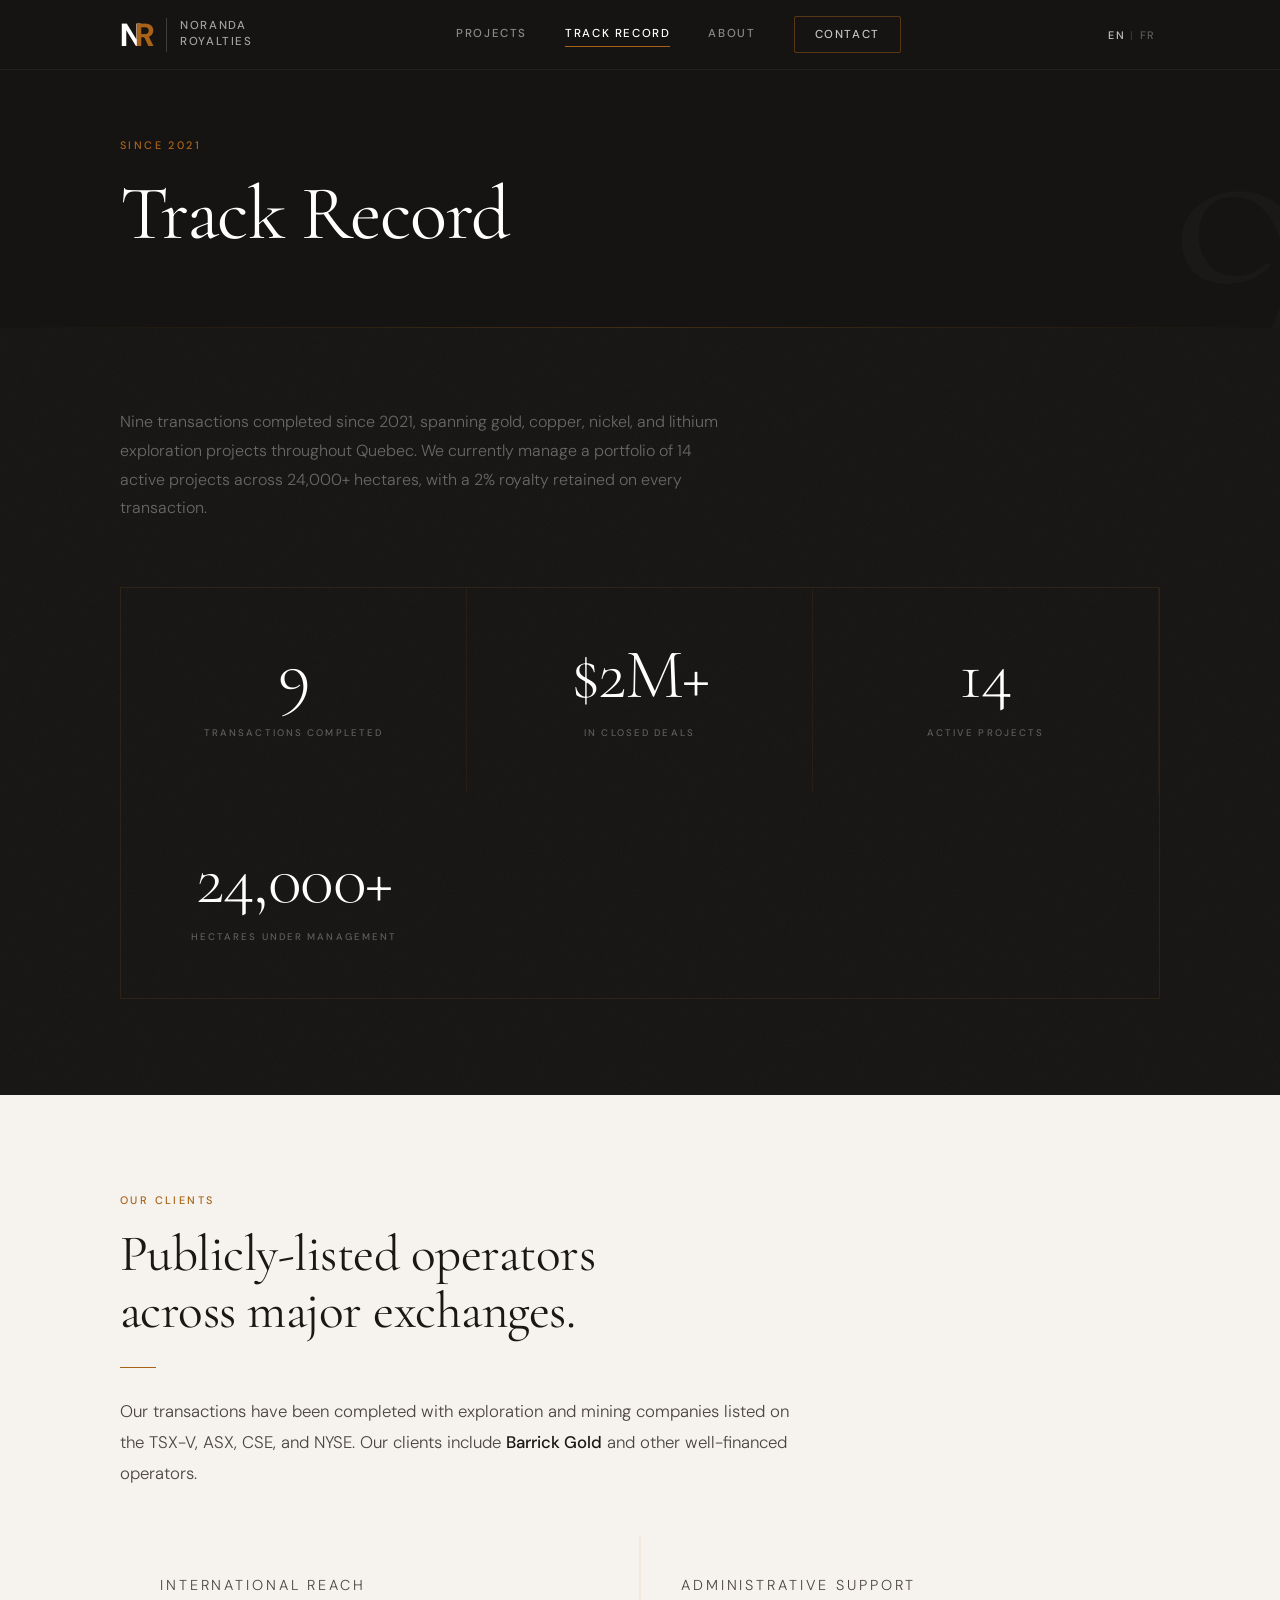
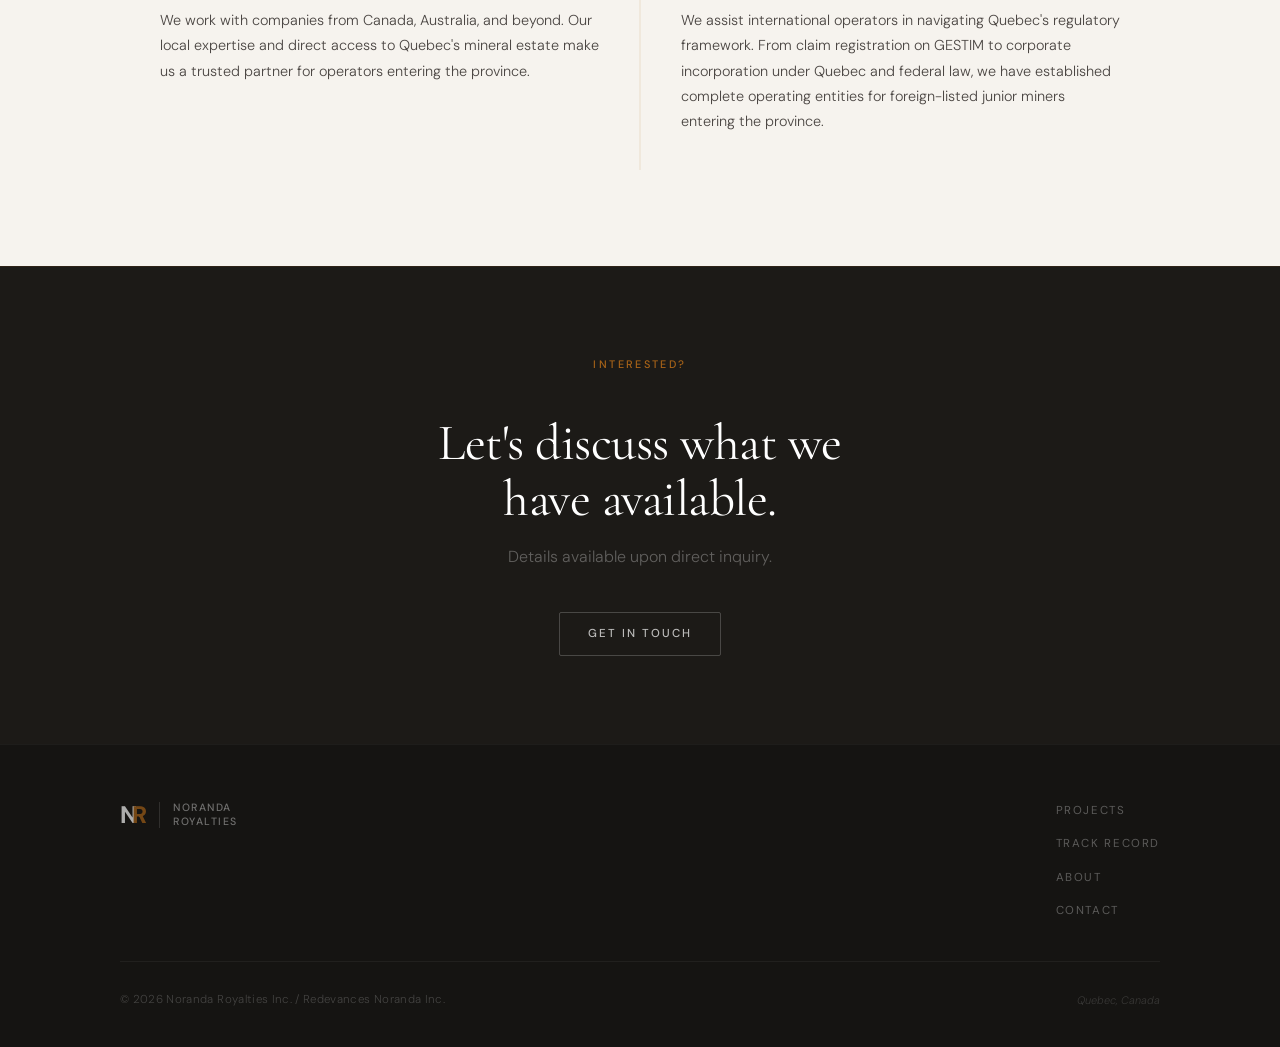
<file: track-record.html>
<!DOCTYPE html>
<html lang="en" data-lang="en">
<head>
  <meta charset="UTF-8">
  <meta name="viewport" content="width=device-width, initial-scale=1.0">
  <title data-title-en="Track Record — Noranda Royalties" data-title-fr="Historique — Redevances Noranda">
    Track Record — Noranda Royalties
  </title>
  <meta name="description" content="9 transactions completed since 2021. Noranda Royalties — Mining project generator, Quebec, Canada.">
  <link rel="icon" type="image/svg+xml" href="assets/favicon.svg">
  <link rel="stylesheet" href="style.css">
</head>
<body>

  <!-- ── NAVBAR ── -->
  <nav class="navbar">
    <div class="container">
      <a href="index.html" class="nav-logo">
        <div class="logo-mark"><span class="logo-n">N</span><span class="logo-r">R</span></div>
        <div class="logo-sep"></div>
        <div class="logo-wordmark">
          <span class="logo-w1">NORANDA</span>
          <span class="logo-w2">ROYALTIES</span>
        </div>
      </a>
      <div class="nav-links">
        <a href="projects.html" data-en="Projects" data-fr="Projets">Projects</a>
        <a href="track-record.html" data-en="Track Record" data-fr="Historique">Track Record</a>
        <a href="about.html" data-en="About" data-fr="À Propos">About</a>
        <a href="contact.html" class="nav-cta" data-en="Contact" data-fr="Contact">Contact</a>
      </div>
      <div class="nav-controls">
        <button class="lang-toggle" onclick="toggleLanguage()" aria-label="Toggle language">
          <span class="lang-en lang-active">EN</span>
          <span class="lang-sep">|</span>
          <span class="lang-fr">FR</span>
        </button>
        <button class="hamburger" onclick="toggleMenu()" aria-label="Menu">
          <span></span><span></span><span></span>
        </button>
      </div>
    </div>
  </nav>

  <!-- ── MOBILE MENU ── -->
  <div class="mobile-menu" id="mobileMenu">
    <a href="index.html" onclick="closeMobileMenu()" data-en="Home" data-fr="Accueil">Home</a>
    <a href="projects.html" onclick="closeMobileMenu()" data-en="Projects" data-fr="Projets">Projects</a>
    <a href="track-record.html" onclick="closeMobileMenu()" data-en="Track Record" data-fr="Historique">Track Record</a>
    <a href="about.html" onclick="closeMobileMenu()" data-en="About" data-fr="À Propos">About</a>
    <a href="contact.html" class="mobile-cta" onclick="closeMobileMenu()" data-en="Contact Us" data-fr="Contactez-Nous">Contact Us</a>
    <div class="mobile-lang">
      <button onclick="setLanguage('en'); closeMobileMenu();" class="lang-en">EN</button>
      <button onclick="setLanguage('fr'); closeMobileMenu();" class="lang-fr">FR</button>
    </div>
  </div>

  <!-- ── PAGE HEADER ── -->
  <header class="page-header">
    <div class="page-header-num" aria-hidden="true">9</div>
    <div class="container">
      <p class="eyebrow fade-in" data-en="Since 2021" data-fr="Depuis 2021">Since 2021</p>
      <h1 class="fade-in delay-1" data-en="Track Record" data-fr="Historique">Track Record</h1>
    </div>
  </header>

  <main>
    <!-- ── STATS ── -->
    <section class="track-stats-section">
      <div class="container">
        <div class="track-intro fade-in">
          <p data-en="Nine transactions completed since 2021, spanning gold, copper, nickel, and lithium exploration projects throughout Quebec. We currently manage a portfolio of 14 active projects across 24,000+ hectares, with a 2% royalty retained on every transaction."
             data-fr="Neuf transactions conclues depuis 2021, couvrant des projets d'exploration aurifère, cuprifère, nickélifère et lithifère à travers le Québec. Nous gérons actuellement un portefeuille de 14 projets actifs sur plus de 24 000 hectares, avec une redevance de 2 % retenue sur chaque transaction.">
            Nine transactions completed since 2021, spanning gold, copper, nickel, and lithium exploration projects throughout Quebec. We currently manage a portfolio of 14 active projects across 24,000+ hectares, with a 2% royalty retained on every transaction.
          </p>
        </div>

        <div class="track-stats-grid">
          <div class="track-stat fade-in delay-1">
            <span class="track-stat-number" data-count="9">9</span>
            <span class="track-stat-label" data-en="Transactions Completed" data-fr="Transactions Conclues">Transactions Completed</span>
          </div>
          <div class="track-stat fade-in delay-2">
            <span class="track-stat-number">$2M+</span>
            <span class="track-stat-label" data-en="In Closed Deals" data-fr="En Ententes Conclues">In Closed Deals</span>
          </div>
          <div class="track-stat fade-in delay-3">
            <span class="track-stat-number">14</span>
            <span class="track-stat-label" data-en="Active Projects" data-fr="Projets Actifs">Active Projects</span>
          </div>
          <div class="track-stat fade-in delay-3">
            <span class="track-stat-number">24,000+</span>
            <span class="track-stat-label" data-en="Hectares Under Management" data-fr="Hectares Sous Gestion">Hectares Under Management</span>
          </div>
        </div>
      </div>
    </section>

    <!-- ── CLIENTS ── -->
    <section class="clients-section">
      <div class="container">
        <div class="clients-inner">
          <p class="eyebrow fade-in" data-en="Our Clients" data-fr="Nos Clients">Our Clients</p>
          <h2 class="fade-in delay-1"
            data-en="Publicly-listed operators<br>across major exchanges."
            data-fr="Des opérateurs cotés en bourse<br>sur les grandes places financières.">
            Publicly-listed operators<br>across major exchanges.
          </h2>
          <span class="gold-rule fade-in delay-1"></span>
          <p class="clients-statement fade-in delay-2"
            data-en="Our transactions have been completed with exploration and mining companies listed on the TSX-V, ASX, CSE, and NYSE. Our clients include <strong>Barrick Gold</strong> and other well-financed operators."
            data-fr="Nos transactions ont été conclues avec des sociétés d'exploration et d'exploitation minière cotées sur le TSX-V, l'ASX, la CSE et le NYSE. Nos clients comprennent <strong>Barrick Gold</strong> et d'autres opérateurs bien financés.">
            Our transactions have been completed with exploration and mining companies listed on the TSX-V, ASX, CSE, and NYSE. Our clients include <strong>Barrick Gold</strong> and other well-financed operators.
          </p>
        </div>

        <!-- Two features -->
        <div class="clients-features fade-in delay-3">
          <div class="client-feature">
            <p class="client-feature-label" data-en="International Reach" data-fr="Portée Internationale">International Reach</p>
            <p data-en="We work with companies from Canada, Australia, and beyond. Our local expertise and direct access to Quebec's mineral estate make us a trusted partner for operators entering the province."
               data-fr="Nous travaillons avec des sociétés du Canada, d'Australie et d'ailleurs. Notre expertise locale et notre accès direct au patrimoine minier québécois font de nous un partenaire de confiance pour les opérateurs qui s'implantent dans la province.">
              We work with companies from Canada, Australia, and beyond. Our local expertise and direct access to Quebec's mineral estate make us a trusted partner for operators entering the province.
            </p>
          </div>
          <div class="client-feature">
            <p class="client-feature-label" data-en="Administrative Support" data-fr="Accompagnement Administratif">Administrative Support</p>
            <p data-en="We assist international operators in navigating Quebec's regulatory framework. From claim registration on GESTIM to corporate incorporation under Quebec and federal law, we have established complete operating entities for foreign-listed junior miners entering the province."
               data-fr="Nous aidons les opérateurs internationaux à naviguer le cadre réglementaire québécois. De l'enregistrement de claims sur GESTIM à l'incorporation sous les lois québécoises et fédérales, nous avons mis sur pied des entités opérationnelles complètes pour des juniors minières étrangères s'implantant dans la province.">
              We assist international operators in navigating Quebec's regulatory framework. From claim registration on GESTIM to corporate incorporation under Quebec and federal law, we have established complete operating entities for foreign-listed junior miners entering the province.
            </p>
          </div>
        </div>
      </div>
    </section>

    <!-- ── CTA ── -->
    <section class="cta-dark">
      <div class="container" style="max-width: 560px;">
        <p class="eyebrow fade-in" style="color: var(--gold);"
          data-en="Interested?" data-fr="Intéressé?">Interested?</p>
        <h2 class="fade-in delay-1"
          data-en="Let's discuss what we have available."
          data-fr="Discutons de ce que nous avons à offrir.">
          Let's discuss what we have available.
        </h2>
        <p class="fade-in delay-2" style="color: rgba(255,255,255,0.3); margin: 16px auto 40px; max-width: 420px;"
          data-en="Details available upon direct inquiry."
          data-fr="Détails disponibles sur demande directe.">
          Details available upon direct inquiry.
        </p>
        <a href="contact.html" class="btn-outline-light fade-in delay-3"
          data-en="Get in Touch" data-fr="Prendre Contact">
          Get in Touch
        </a>
      </div>
    </section>
  </main>

  <!-- ── FOOTER ── -->
  <footer class="footer">
    <div class="container">
      <div class="footer-top">
        <a href="index.html" class="nav-logo" style="opacity:0.65;">
          <div class="logo-mark" style="font-size:1.5rem;"><span class="logo-n">N</span><span class="logo-r">R</span></div>
          <div class="logo-sep" style="height:26px;"></div>
          <div class="logo-wordmark">
            <span class="logo-w1" style="font-size:0.66rem;">NORANDA</span>
            <span class="logo-w2" style="font-size:0.66rem;">ROYALTIES</span>
          </div>
        </a>
        <nav class="footer-nav">
          <a href="projects.html" data-en="Projects" data-fr="Projets">Projects</a>
          <a href="track-record.html" data-en="Track Record" data-fr="Historique">Track Record</a>
          <a href="about.html" data-en="About" data-fr="À Propos">About</a>
          <a href="contact.html" data-en="Contact" data-fr="Contact">Contact</a>
        </nav>
      </div>
      <div class="footer-bottom">
        <p class="footer-copy" data-en="© 2026 Noranda Royalties Inc. / Redevances Noranda Inc." data-fr="© 2026 Redevances Noranda Inc. / Noranda Royalties Inc.">
          © 2026 Noranda Royalties Inc. / Redevances Noranda Inc.
        </p>
        <p class="footer-tagline" data-en="Quebec, Canada" data-fr="Québec, Canada">Quebec, Canada</p>
      </div>
    </div>
  </footer>

  <script src="script.js"></script>
</body>
</html>
</file>
<file: style.css>
/* ═══════════════════════════════════════════════════
   NORANDA ROYALTIES — Global Stylesheet
   Aesthetic: Geological Precision
   Dark luxury-industrial · Typography-first · Restrained
═══════════════════════════════════════════════════ */

@import url('https://fonts.googleapis.com/css2?family=Cormorant+Garamond:ital,wght@0,300;0,400;0,500;0,600;1,300;1,400&family=DM+Sans:opsz,wght@9..40,300;9..40,400;9..40,500;9..40,700&display=swap');

/* ── Variables ── */
:root {
  --bg-dark:      #151412;
  --bg-dark-alt:  #1C1A17;
  --gold:         #A86318;
  --gold-muted:   rgba(168, 99, 24, 0.45);
  --bg-light:     #F6F3EE;
  --bg-warm:      #EFECE7;
  --white:        #FFFFFF;
  --text-dark:    #1A1815;
  --text-mid:     #4A4542;
  --text-muted:   #8A837C;
  --rule:         rgba(168, 99, 24, 0.18);
  --ease-out:     cubic-bezier(0.16, 1, 0.3, 1);
  --ease-in-out:  cubic-bezier(0.4, 0, 0.2, 1);
  --radius:       2px;
  --max-width:    1120px;
}

/* ── Reset ── */
*, *::before, *::after { box-sizing: border-box; margin: 0; padding: 0; }

html { scroll-behavior: smooth; font-size: 16px; }

body {
  font-family: 'DM Sans', sans-serif;
  font-weight: 400;
  font-optical-sizing: auto;
  background: var(--white);
  color: var(--text-dark);
  line-height: 1.7;
  -webkit-font-smoothing: antialiased;
  -moz-osx-font-smoothing: grayscale;
}

img { max-width: 100%; display: block; }
a { text-decoration: none; color: inherit; }
ul { list-style: none; }

/* ── Container ── */
.container {
  width: 100%;
  max-width: var(--max-width);
  margin: 0 auto;
  padding: 0 40px;
}

/* ── Typography ── */
h1, h2, h3, h4 {
  font-family: 'Cormorant Garamond', serif;
  line-height: 1.1;
  font-optical-sizing: auto;
}

h1 {
  font-size: clamp(3rem, 6vw, 5.5rem);
  font-weight: 400;
  letter-spacing: -0.02em;
}

h2 {
  font-size: clamp(2.1rem, 4vw, 3.2rem);
  font-weight: 400;
  letter-spacing: -0.01em;
}

h3 {
  font-size: clamp(1.3rem, 2vw, 1.65rem);
  font-weight: 400;
}

p {
  line-height: 1.8;
  color: var(--text-muted);
  font-weight: 300;
}

.eyebrow {
  font-family: 'DM Sans', sans-serif;
  font-size: 0.68rem;
  font-weight: 500;
  letter-spacing: 0.22em;
  text-transform: uppercase;
  color: var(--gold);
}

/* ── Gold Rule (thin line motif) ── */
.gold-rule {
  display: block;
  width: 36px;
  height: 1px;
  background: var(--gold);
  margin: 28px 0;
  opacity: 0.7;
}

/* ── Buttons ── */
.btn-primary {
  display: inline-block;
  padding: 13px 34px;
  background: var(--gold);
  color: var(--white);
  font-family: 'DM Sans', sans-serif;
  font-size: 0.72rem;
  font-weight: 500;
  letter-spacing: 0.18em;
  text-transform: uppercase;
  border: none;
  border-radius: var(--radius);
  cursor: pointer;
  transition: background 0.3s var(--ease-out), transform 0.3s var(--ease-out);
}

.btn-primary:hover {
  background: #BC7020;
  transform: translateY(-1px);
}

.btn-outline {
  display: inline-block;
  padding: 11px 28px;
  background: transparent;
  color: var(--text-dark);
  font-family: 'DM Sans', sans-serif;
  font-size: 0.72rem;
  font-weight: 500;
  letter-spacing: 0.18em;
  text-transform: uppercase;
  border: 1px solid rgba(0,0,0,0.2);
  border-radius: var(--radius);
  cursor: pointer;
  transition: border-color 0.25s, color 0.25s, transform 0.3s var(--ease-out);
}

.btn-outline:hover {
  border-color: var(--gold);
  color: var(--gold);
  transform: translateY(-1px);
}

.btn-outline-light {
  display: inline-block;
  padding: 11px 28px;
  background: transparent;
  color: rgba(255,255,255,0.7);
  font-family: 'DM Sans', sans-serif;
  font-size: 0.72rem;
  font-weight: 500;
  letter-spacing: 0.18em;
  text-transform: uppercase;
  border: 1px solid rgba(255,255,255,0.2);
  border-radius: var(--radius);
  cursor: pointer;
  transition: border-color 0.25s, color 0.25s, transform 0.3s var(--ease-out);
}

.btn-outline-light:hover {
  border-color: var(--gold);
  color: var(--white);
}

/* ── NAVBAR ── */
.navbar {
  position: fixed;
  top: 0; left: 0; right: 0;
  z-index: 1000;
  background: var(--bg-dark);
  border-bottom: 1px solid rgba(255,255,255,0.04);
  height: 70px;
  transition: border-color 0.4s, box-shadow 0.4s;
}

.navbar .container {
  display: flex;
  align-items: center;
  justify-content: space-between;
  height: 100%;
}

/* Logo */
.nav-logo {
  display: flex;
  align-items: center;
  gap: 13px;
  flex-shrink: 0;
}

.logo-mark {
  display: flex;
  align-items: flex-end;
  font-family: 'DM Sans', sans-serif;
  font-weight: 800;
  font-size: 2rem;
  line-height: 1;
}

.logo-n { color: var(--white); letter-spacing: -0.04em; }
.logo-r { color: var(--gold); margin-left: -0.2em; letter-spacing: -0.04em; }

.logo-sep {
  width: 1px;
  height: 34px;
  background: rgba(255,255,255,0.18);
  flex-shrink: 0;
}

.logo-wordmark {
  display: flex;
  flex-direction: column;
  gap: 1px;
}

.logo-w1, .logo-w2 {
  font-family: 'DM Sans', sans-serif;
  font-weight: 500;
  font-size: 0.72rem;
  letter-spacing: 0.14em;
  color: rgba(255,255,255,0.6);
  line-height: 1.3;
  white-space: nowrap;
}

/* Nav links */
.nav-links {
  display: flex;
  align-items: center;
  gap: 38px;
}

.nav-links a {
  font-size: 0.72rem;
  font-weight: 500;
  letter-spacing: 0.14em;
  text-transform: uppercase;
  color: rgba(255,255,255,0.5);
  transition: color 0.25s;
  position: relative;
  padding-bottom: 2px;
}

.nav-links a::after {
  content: '';
  position: absolute;
  bottom: -2px; left: 0;
  width: 100%; height: 1px;
  background: var(--gold);
  transform: scaleX(0);
  transform-origin: left;
  transition: transform 0.35s var(--ease-out);
}

.nav-links a:hover,
.nav-links a.active { color: var(--white); }

.nav-links a:hover::after,
.nav-links a.active::after { transform: scaleX(1); }

.nav-links a.nav-cta {
  color: rgba(255,255,255,0.75);
  padding: 8px 20px;
  border: 1px solid rgba(168, 99, 24, 0.45);
  border-radius: var(--radius);
  letter-spacing: 0.14em;
}

.nav-links a.nav-cta::after { display: none; }

.nav-links a.nav-cta:hover {
  border-color: var(--gold);
  color: var(--white);
  background: rgba(168,99,24,0.08);
}

/* Nav Controls */
.nav-controls {
  display: flex;
  align-items: center;
  gap: 18px;
}

.lang-toggle {
  background: none;
  border: none;
  cursor: pointer;
  display: flex;
  align-items: center;
  gap: 5px;
  font-family: 'DM Sans', sans-serif;
  font-size: 0.68rem;
  font-weight: 500;
  letter-spacing: 0.14em;
  color: rgba(255,255,255,0.3);
  transition: color 0.25s;
  padding: 4px;
}

.lang-toggle:hover { color: rgba(255,255,255,0.6); }
.lang-toggle .lang-active { color: rgba(255,255,255,0.75); }
.lang-toggle .lang-sep { color: rgba(255,255,255,0.15); }

/* Hamburger */
.hamburger {
  display: none;
  flex-direction: column;
  gap: 5px;
  background: none;
  border: none;
  cursor: pointer;
  padding: 4px;
}

.hamburger span {
  display: block;
  width: 20px; height: 1.5px;
  background: rgba(255,255,255,0.6);
  border-radius: 2px;
  transition: transform 0.35s var(--ease-out), opacity 0.25s;
}

/* Mobile menu */
.mobile-menu {
  display: none;
  position: fixed;
  top: 70px; left: 0; right: 0; bottom: 0;
  background: var(--bg-dark);
  z-index: 999;
  flex-direction: column;
  align-items: center;
  justify-content: center;
  gap: 36px;
}

.mobile-menu.open { display: flex; }

.mobile-menu a {
  font-family: 'Cormorant Garamond', serif;
  font-size: 2.2rem;
  font-weight: 300;
  color: rgba(255,255,255,0.7);
  letter-spacing: 0.04em;
  transition: color 0.25s;
}

.mobile-menu a:hover { color: var(--white); }

.mobile-menu .mobile-cta {
  font-family: 'DM Sans', sans-serif;
  font-size: 0.72rem;
  font-weight: 500;
  letter-spacing: 0.18em;
  text-transform: uppercase;
  color: var(--white) !important;
  padding: 12px 32px;
  border: 1px solid rgba(168,99,24,0.5);
  border-radius: var(--radius);
  margin-top: 8px;
}

.mobile-menu .mobile-lang {
  display: flex;
  gap: 20px;
  margin-top: 16px;
}

.mobile-menu .mobile-lang button {
  background: none; border: none;
  color: rgba(255,255,255,0.35);
  font-family: 'DM Sans', sans-serif;
  font-size: 0.72rem; font-weight: 500;
  letter-spacing: 0.14em;
  cursor: pointer;
  transition: color 0.25s;
}

.mobile-menu .mobile-lang button.lang-active { color: rgba(255,255,255,0.75); }

/* ── PAGE HEADER ── */
.page-header {
  padding: 136px 0 72px;
  background: var(--bg-dark);
  position: relative;
  overflow: hidden;
}

.page-header::after {
  content: '';
  position: absolute;
  bottom: 0; left: 0; right: 0;
  height: 1px;
  background: linear-gradient(90deg, transparent, rgba(168,99,24,0.3), transparent);
}

.page-header h1 { color: var(--white); margin-top: 16px; }

/* ── HERO ── */
.hero {
  min-height: 100vh;
  background: var(--bg-dark);
  display: flex;
  align-items: center;
  padding: 120px 0 80px;
  position: relative;
  overflow: hidden;
  isolation: isolate;
}

/* Grain texture */
.hero::before {
  content: '';
  position: absolute;
  inset: 0;
  background-image: url("data:image/svg+xml,%3Csvg xmlns='http://www.w3.org/2000/svg' width='500' height='500'%3E%3Cfilter id='g'%3E%3CfeTurbulence type='fractalNoise' baseFrequency='0.8' numOctaves='4' stitchTiles='stitch'/%3E%3CfeColorMatrix type='saturate' values='0'/%3E%3C/filter%3E%3Crect width='500' height='500' filter='url(%23g)'/%3E%3C/svg%3E");
  opacity: 0.05;
  pointer-events: none;
  z-index: 0;
}

/* Radial light */
.hero::after {
  content: '';
  position: absolute;
  inset: 0;
  background:
    radial-gradient(ellipse at 65% 45%, rgba(168,99,24,0.055) 0%, transparent 55%),
    radial-gradient(ellipse at 15% 75%, rgba(168,99,24,0.03) 0%, transparent 45%);
  pointer-events: none;
  z-index: 0;
}

/* Decorative large background lettermark */
.hero-bg-mark {
  position: absolute;
  bottom: -8%;
  right: -1%;
  font-family: 'Cormorant Garamond', serif;
  font-size: min(40vw, 560px);
  font-weight: 300;
  color: rgba(255,255,255,0.012);
  line-height: 1;
  pointer-events: none;
  user-select: none;
  letter-spacing: -0.05em;
  z-index: 0;
}

.hero-content {
  position: relative;
  z-index: 1;
}

.hero h1 {
  color: var(--white);
  margin: 18px 0 20px;
  max-width: 680px;
  font-weight: 300;
}

.hero-sub {
  font-size: 0.75rem;
  font-weight: 400;
  letter-spacing: 0.2em;
  text-transform: uppercase;
  color: rgba(255,255,255,0.3);
  margin-bottom: 52px;
}

/* ── STATS BAND ── */
.stats-band {
  background: var(--bg-dark-alt);
  padding: 0;
  border-top: 1px solid rgba(168,99,24,0.15);
  border-bottom: 1px solid rgba(168,99,24,0.15);
}

.stats-band .container {
  display: grid;
  grid-template-columns: repeat(3, 1fr);
}

.stat {
  padding: 52px 32px;
  text-align: center;
  border-right: 1px solid rgba(168,99,24,0.1);
}

.stat:last-child { border-right: none; }

.stat-number {
  display: block;
  font-family: 'Cormorant Garamond', serif;
  font-size: clamp(2.6rem, 4.5vw, 3.8rem);
  font-weight: 300;
  color: var(--white);
  line-height: 1;
  margin-bottom: 10px;
  letter-spacing: -0.02em;
}

.stat-label {
  display: block;
  font-size: 0.62rem;
  font-weight: 500;
  letter-spacing: 0.2em;
  text-transform: uppercase;
  color: rgba(255,255,255,0.3);
}

/* ── INTRO SECTION ── */
.intro-section {
  padding: 104px 0;
  background: var(--bg-light);
}

.intro-section .container { max-width: 740px; }
.intro-section h2 { margin: 16px 0; }
.intro-section p { font-size: 1rem; margin-bottom: 22px; }

.text-link {
  display: inline-flex;
  align-items: center;
  gap: 10px;
  font-size: 0.68rem;
  font-weight: 500;
  letter-spacing: 0.2em;
  text-transform: uppercase;
  color: var(--gold);
  margin-top: 12px;
  transition: gap 0.35s var(--ease-out);
}

.text-link:hover { gap: 16px; }
.text-link::after { content: '→'; font-size: 0.9rem; }

/* ── PROJECTS PAGE ── */
.projects-section {
  padding: 80px 0 104px;
  background: var(--bg-light);
}

.project-list { margin-top: 64px; }

.project-row {
  display: flex;
  align-items: center;
  justify-content: space-between;
  padding: 40px 48px;
  background: var(--white);
  border-bottom: 1px solid rgba(0,0,0,0.06);
  position: relative;
  transition: transform 0.35s var(--ease-out);
}

.project-row::before {
  content: '';
  position: absolute;
  left: 0; top: 0; bottom: 0;
  width: 2px;
  background: var(--gold);
  opacity: 0;
  transition: opacity 0.35s;
}

.project-row:hover { transform: translateX(6px); }
.project-row:hover::before { opacity: 1; }

.project-row.retained { opacity: 0.5; cursor: default; }
.project-row.retained:hover { transform: none; }
.project-row.retained:hover::before { opacity: 0; }

.project-info { flex: 1; }

.project-commodity {
  font-size: 0.62rem;
  font-weight: 500;
  letter-spacing: 0.2em;
  text-transform: uppercase;
  color: var(--gold);
  margin-bottom: 10px;
}

.project-row.retained .project-commodity { color: var(--text-muted); }

.project-info h3 { font-size: clamp(1.2rem, 2vw, 1.55rem); margin-bottom: 8px; }

.project-meta {
  font-size: 0.8rem;
  color: var(--text-muted);
  font-weight: 300;
}

.project-status {
  display: flex;
  align-items: center;
  gap: 7px;
  font-size: 0.65rem;
  font-weight: 500;
  letter-spacing: 0.16em;
  text-transform: uppercase;
  margin: 0 48px;
  white-space: nowrap;
}

.status-dot {
  width: 5px; height: 5px;
  border-radius: 50%;
  background: #3DAA67;
  flex-shrink: 0;
}

.status-dot.retained { background: rgba(0,0,0,0.2); }
.project-status.active-status { color: #3DAA67; }
.project-status.retained-status { color: var(--text-muted); }

.project-action { flex-shrink: 0; }

.projects-disclaimer {
  margin-top: 52px;
  padding-left: 24px;
  border-left: 1px solid var(--rule);
}

.projects-disclaimer p {
  font-size: 0.8rem;
  font-style: italic;
  color: var(--text-muted);
}

/* ── TRACK RECORD PAGE ── */
.track-stats-section {
  padding: 80px 0 96px;
  background: var(--bg-dark);
  position: relative;
  overflow: hidden;
}

.track-stats-section::before {
  content: '';
  position: absolute;
  inset: 0;
  background-image: url("data:image/svg+xml,%3Csvg xmlns='http://www.w3.org/2000/svg' width='500' height='500'%3E%3Cfilter id='g'%3E%3CfeTurbulence type='fractalNoise' baseFrequency='0.8' numOctaves='4' stitchTiles='stitch'/%3E%3CfeColorMatrix type='saturate' values='0'/%3E%3C/filter%3E%3Crect width='500' height='500' filter='url(%23g)'/%3E%3C/svg%3E");
  opacity: 0.04;
  pointer-events: none;
}

.track-intro {
  position: relative;
  z-index: 1;
  max-width: 600px;
  margin-bottom: 64px;
}

.track-intro p { color: rgba(255,255,255,0.35); }

.track-stats-grid {
  position: relative;
  z-index: 1;
  display: grid;
  grid-template-columns: repeat(3, 1fr);
  border: 1px solid rgba(168,99,24,0.15);
}

.track-stat {
  text-align: center;
  padding: 52px 24px;
  border-right: 1px solid rgba(168,99,24,0.1);
}

.track-stat:last-child { border-right: none; }

.track-stat-number {
  display: block;
  font-family: 'Cormorant Garamond', serif;
  font-size: clamp(3rem, 5.5vw, 5rem);
  font-weight: 300;
  color: var(--white);
  line-height: 1;
  margin-bottom: 14px;
  letter-spacing: -0.02em;
}

.track-stat-label {
  display: block;
  font-size: 0.6rem;
  font-weight: 500;
  letter-spacing: 0.22em;
  text-transform: uppercase;
  color: rgba(255,255,255,0.3);
}

/* Clients statement */
.clients-section {
  padding: 96px 0;
  background: var(--bg-light);
}

.clients-inner { max-width: 680px; }
.clients-inner h2 { margin: 16px 0; }

.clients-statement {
  font-size: 1.05rem;
  color: var(--text-mid);
  line-height: 1.85;
  font-weight: 300;
  margin-top: 20px;
}

.clients-statement strong {
  color: var(--text-dark);
  font-weight: 500;
}

/* ── ABOUT PAGE ── */
.about-section {
  padding: 80px 0 104px;
  background: var(--bg-light);
}

.about-grid {
  display: grid;
  grid-template-columns: 1fr 1fr;
  gap: 96px;
  align-items: start;
  margin-top: 64px;
}

.about-block h2 { margin: 16px 0; }
.about-block p { margin-bottom: 20px; }

.about-values {
  padding: 80px 0;
  background: var(--bg-dark);
  position: relative;
  overflow: hidden;
}

.about-values::before {
  content: '';
  position: absolute;
  inset: 0;
  background-image: url("data:image/svg+xml,%3Csvg xmlns='http://www.w3.org/2000/svg' width='500' height='500'%3E%3Cfilter id='g'%3E%3CfeTurbulence type='fractalNoise' baseFrequency='0.8' numOctaves='4' stitchTiles='stitch'/%3E%3CfeColorMatrix type='saturate' values='0'/%3E%3C/filter%3E%3Crect width='500' height='500' filter='url(%23g)'/%3E%3C/svg%3E");
  opacity: 0.04;
  pointer-events: none;
}

.values-grid {
  position: relative;
  z-index: 1;
  display: grid;
  grid-template-columns: repeat(3, 1fr);
  gap: 48px;
  margin-top: 52px;
}

.value-item {
  border-top: 1px solid rgba(168,99,24,0.25);
  padding-top: 28px;
}

.value-item h4 {
  font-family: 'Cormorant Garamond', serif;
  font-size: 1.25rem;
  font-weight: 400;
  color: var(--white);
  margin-bottom: 12px;
  letter-spacing: 0.01em;
}

.value-item p {
  font-size: 0.85rem;
  color: rgba(255,255,255,0.35);
  line-height: 1.75;
  font-weight: 300;
}

/* ── CONTACT PAGE ── */
.contact-section {
  padding: 80px 0 120px;
  background: var(--bg-light);
}

.contact-grid {
  display: grid;
  grid-template-columns: 1fr 1.5fr;
  gap: 96px;
  align-items: start;
  margin-top: 64px;
}

.contact-info h2 { margin: 16px 0; }
.contact-info p { margin-bottom: 18px; }

.contact-email-wrap {
  display: flex;
  align-items: center;
  gap: 16px;
  margin-top: 32px;
  flex-wrap: wrap;
}

.contact-email {
  display: inline-flex;
  align-items: center;
  gap: 10px;
  font-family: var(--font-display);
  font-size: clamp(1.15rem, 2.4vw, 1.85rem);
  font-weight: 400;
  color: var(--gold);
  letter-spacing: -0.01em;
  position: relative;
  transition: color 0.3s;
}

.contact-email::after {
  content: '';
  position: absolute;
  bottom: -2px;
  left: 0;
  width: 0;
  height: 1px;
  background: var(--gold);
  transition: width 0.45s var(--ease-out);
}

.contact-email:hover::after { width: 100%; }

.contact-email-arrow {
  width: 18px;
  height: 18px;
  flex-shrink: 0;
  opacity: 0;
  transform: translate(-5px, 5px);
  transition: opacity 0.3s, transform 0.35s var(--ease-out);
}

.contact-email:hover .contact-email-arrow {
  opacity: 1;
  transform: translate(0, 0);
}

.contact-copy-btn {
  display: inline-flex;
  align-items: center;
  padding: 6px 14px;
  border: 1px solid var(--rule);
  background: transparent;
  color: var(--text-muted);
  font-family: var(--font-body);
  font-size: 0.7rem;
  font-weight: 500;
  letter-spacing: 0.1em;
  text-transform: uppercase;
  cursor: pointer;
  transition: border-color 0.25s, color 0.25s, background 0.25s;
  flex-shrink: 0;
}

.contact-copy-btn:hover {
  border-color: var(--gold);
  color: var(--gold);
}

.contact-copy-btn.copied {
  border-color: var(--gold);
  background: var(--gold);
  color: #fff;
}

.contact-response {
  margin-top: 48px;
  padding: 18px 0 18px 20px;
  border-left: 1px solid var(--rule);
}

.contact-response p {
  font-size: 0.82rem;
  font-style: italic;
  color: var(--text-muted);
}

/* Form */
.contact-form { display: flex; flex-direction: column; gap: 20px; }

.form-group { display: flex; flex-direction: column; gap: 8px; }

.form-group label {
  font-size: 0.62rem;
  font-weight: 500;
  letter-spacing: 0.18em;
  text-transform: uppercase;
  color: var(--text-mid);
}

.form-group input,
.form-group textarea {
  width: 100%;
  padding: 13px 16px;
  border: 1px solid rgba(0,0,0,0.12);
  border-radius: var(--radius);
  background: var(--white);
  font-family: 'DM Sans', sans-serif;
  font-size: 0.92rem;
  font-weight: 300;
  color: var(--text-dark);
  transition: border-color 0.25s;
  outline: none;
}

.form-group input:focus,
.form-group textarea:focus { border-color: var(--gold); }

.form-group textarea { resize: vertical; min-height: 150px; }

.contact-form .btn-primary { align-self: flex-start; margin-top: 4px; }

/* ── CTA SECTIONS ── */
.cta-dark {
  background: var(--bg-dark-alt);
  padding: 88px 0;
  text-align: center;
  border-top: 1px solid rgba(168,99,24,0.12);
}

.cta-dark h2 { color: var(--white); margin: 16px 0 14px; }
.cta-dark p { margin-bottom: 40px; }

/* ── FOOTER ── */
.footer {
  background: var(--bg-dark);
  padding: 56px 0 36px;
  border-top: 1px solid rgba(255,255,255,0.04);
}

.footer-top {
  display: flex;
  align-items: flex-start;
  justify-content: space-between;
  gap: 40px;
  padding-bottom: 40px;
  border-bottom: 1px solid rgba(255,255,255,0.05);
}

.footer-nav {
  display: flex;
  flex-direction: column;
  gap: 14px;
}

.footer-nav a {
  font-size: 0.72rem;
  font-weight: 400;
  letter-spacing: 0.14em;
  text-transform: uppercase;
  color: rgba(255,255,255,0.3);
  transition: color 0.25s;
}

.footer-nav a:hover { color: rgba(255,255,255,0.65); }

.footer-bottom {
  display: flex;
  align-items: center;
  justify-content: space-between;
  padding-top: 28px;
  gap: 20px;
}

.footer-copy { font-size: 0.72rem; color: rgba(255,255,255,0.2); letter-spacing: 0.03em; }
.footer-tagline { font-size: 0.68rem; color: rgba(255,255,255,0.15); font-style: italic; }

/* ── PROJECT ROW NUMBER ── */
.project-row {
  position: relative;
  counter-increment: project-counter;
}

.project-num {
  position: absolute;
  right: 48px;
  top: 50%;
  transform: translateY(-50%);
  font-family: 'Cormorant Garamond', serif;
  font-size: 5.5rem;
  font-weight: 300;
  color: rgba(0,0,0,0.04);
  line-height: 1;
  pointer-events: none;
  user-select: none;
  letter-spacing: -0.04em;
  transition: color 0.35s;
  z-index: 0;
}

.project-row:hover .project-num { color: rgba(168,99,24,0.06); }
.project-row.retained .project-num { display: none; }

.project-info, .project-status, .project-action {
  position: relative;
  z-index: 1;
}

/* ── SERVICE CARDS (About) ── */
.services-section {
  padding: 80px 0 96px;
  background: var(--bg-warm);
}

.services-grid {
  display: grid;
  grid-template-columns: repeat(2, 1fr);
  gap: 2px;
  margin-top: 52px;
  max-width: 880px;
  background: rgba(0,0,0,0.06);
}

.service-card {
  background: var(--white);
  padding: 44px 40px;
  transition: background 0.3s;
}

.service-card:hover { background: var(--bg-light); }

.service-icon {
  font-family: 'Cormorant Garamond', serif;
  font-size: 2.2rem;
  font-weight: 300;
  color: var(--gold);
  line-height: 1;
  margin-bottom: 20px;
  opacity: 0.7;
}

.service-card h4 {
  font-family: 'Cormorant Garamond', serif;
  font-size: 1.3rem;
  font-weight: 400;
  color: var(--text-dark);
  margin-bottom: 14px;
  letter-spacing: 0.01em;
}

.service-card p {
  font-size: 0.88rem;
  line-height: 1.75;
  color: var(--text-muted);
  font-weight: 300;
}

/* ── FOUNDER TAG ── */
.founder-tag {
  display: inline-flex;
  align-items: center;
  gap: 12px;
  margin-top: 40px;
  padding-top: 28px;
  border-top: 1px solid rgba(0,0,0,0.08);
}

.founder-tag-line {
  width: 24px;
  height: 1px;
  background: var(--gold);
  opacity: 0.6;
  flex-shrink: 0;
}

.founder-name {
  font-family: 'Cormorant Garamond', serif;
  font-size: 1.05rem;
  font-weight: 400;
  font-style: italic;
  color: var(--text-mid);
  letter-spacing: 0.02em;
}

.founder-title {
  font-size: 0.65rem;
  font-weight: 500;
  letter-spacing: 0.18em;
  text-transform: uppercase;
  color: var(--text-muted);
}

/* ── CLIENTS SECTION ENHANCED ── */
.clients-features {
  margin-top: 48px;
  display: grid;
  grid-template-columns: repeat(2, 1fr);
  gap: 2px;
  background: rgba(168,99,24,0.08);
}

.client-feature {
  background: var(--bg-light);
  padding: 36px 40px;
}

.client-feature-label {
  font-size: 0.62rem;
  font-weight: 500;
  letter-spacing: 0.2em;
  text-transform: uppercase;
  color: var(--gold);
  margin-bottom: 10px;
}

.client-feature p {
  font-size: 0.9rem;
  color: var(--text-mid);
  line-height: 1.75;
  font-weight: 300;
}

/* ── STAT COUNTER ANIMATION ── */
@keyframes countUp {
  from { opacity: 0; transform: translateY(8px); }
  to   { opacity: 1; transform: translateY(0); }
}

.stat-number.counted {
  animation: countUp 0.6s var(--ease-out) both;
}

/* ── PAGE HEADER DECORATION ── */
.page-header-num {
  position: absolute;
  right: -2%;
  bottom: -15%;
  font-family: 'Cormorant Garamond', serif;
  font-size: min(28vw, 320px);
  font-weight: 300;
  color: rgba(255,255,255,0.018);
  line-height: 1;
  pointer-events: none;
  user-select: none;
  letter-spacing: -0.04em;
}

/* ── ANIMATIONS ── */
.fade-in {
  opacity: 0;
  transform: translateY(20px);
  transition: opacity 0.75s var(--ease-out), transform 0.75s var(--ease-out);
}

.fade-in.visible { opacity: 1; transform: translateY(0); }
.fade-in.delay-1 { transition-delay: 0.1s; }
.fade-in.delay-2 { transition-delay: 0.2s; }
.fade-in.delay-3 { transition-delay: 0.32s; }
.fade-in.delay-4 { transition-delay: 0.44s; }

/* ── RESPONSIVE ── */
@media (max-width: 1024px) {
  .about-grid { grid-template-columns: 1fr; gap: 56px; }
  .contact-grid { grid-template-columns: 1fr; gap: 56px; }
  .values-grid { grid-template-columns: 1fr 1fr; gap: 32px; }
  .services-grid { grid-template-columns: 1fr; }
  .clients-features { grid-template-columns: 1fr; }
  .container { padding: 0 32px; }
}

@media (max-width: 768px) {
  .container { padding: 0 22px; }

  .nav-links { display: none; }
  .nav-controls .lang-toggle { display: none; }
  .hamburger { display: flex; }

  .hero { min-height: 90vh; padding: 100px 0 60px; }
  .hero-bg-mark { display: none; }

  .stats-band .container {
    display: flex;
    flex-direction: column;
  }

  .stat {
    border-right: none;
    border-bottom: 1px solid rgba(168,99,24,0.1);
    padding: 36px 24px;
  }

  .stat:last-child { border-bottom: none; }

  .track-stats-grid {
    grid-template-columns: 1fr;
  }

  .track-stat {
    border-right: none;
    border-bottom: 1px solid rgba(168,99,24,0.1);
  }

  .track-stat:last-child { border-bottom: none; }

  .project-row {
    flex-direction: column;
    align-items: flex-start;
    gap: 20px;
    padding: 28px 24px;
  }

  .project-status { margin: 0; }

  .values-grid { grid-template-columns: 1fr; }

  .footer-top { flex-direction: column; gap: 28px; }
  .footer-nav { flex-direction: row; flex-wrap: wrap; gap: 16px; }
  .footer-bottom { flex-direction: column; align-items: flex-start; gap: 6px; }

  .page-header { padding: 108px 0 52px; }
}

@media (max-width: 480px) {
  .logo-wordmark, .logo-sep { display: none; }
  .cta-dark { padding: 64px 0; }
}
</file>
